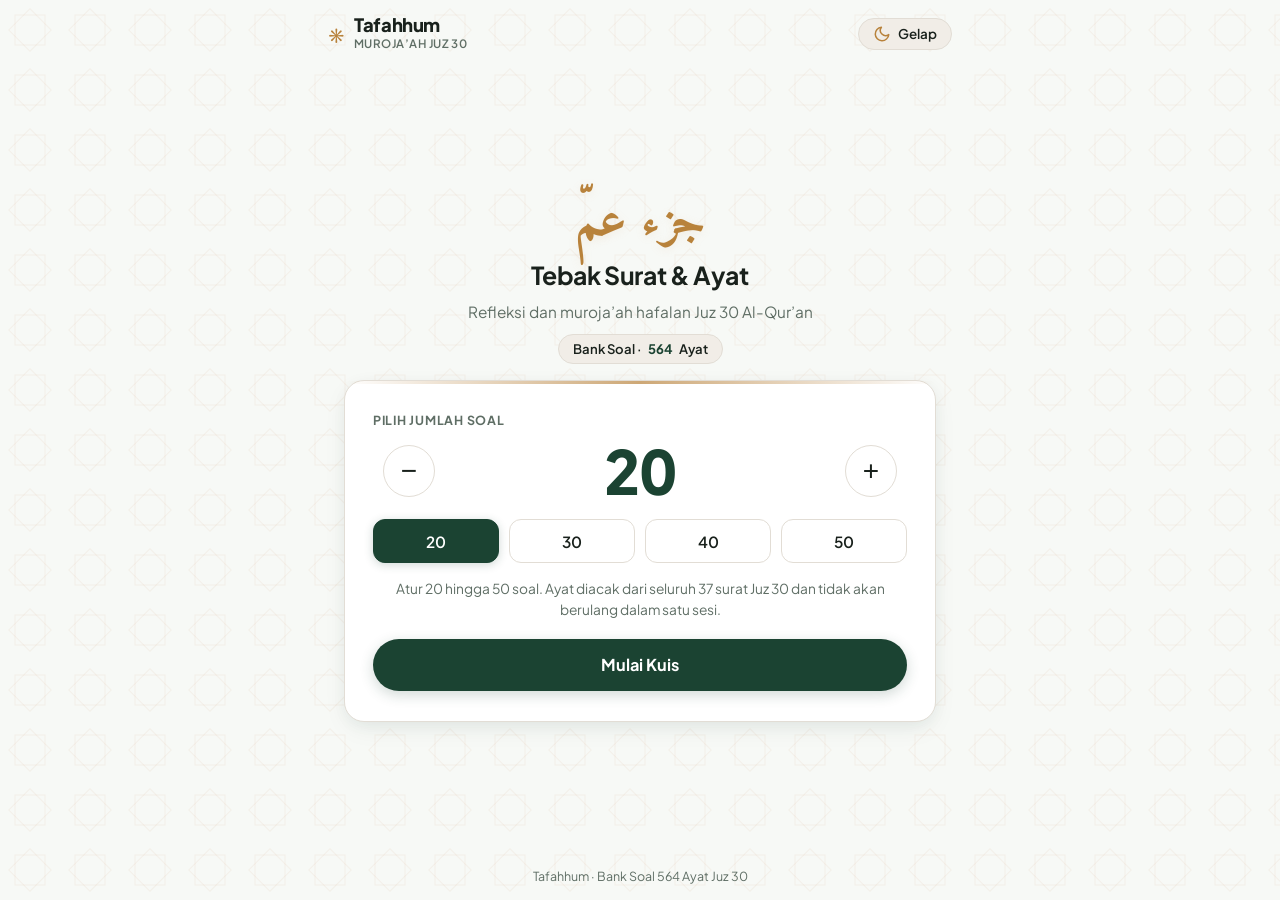
<file: index.html>
<!DOCTYPE html>
<html lang="id">
<head>
  <meta charset="utf-8">
  <meta name="viewport" content="width=device-width, initial-scale=1, viewport-fit=cover">
  <title>Tafahhum · Tebak Surat &amp; Ayat Juz 30</title>

  <!-- Favicon -->
  <link rel="icon" type="image/svg+xml" href="favicon.svg">
  <link rel="icon" type="image/png" sizes="64x64" href="favicon.png">
  <link rel="icon" href="favicon.ico">
  <link rel="apple-touch-icon" href="favicon.png">

  <!-- Google Fonts: Plus Jakarta Sans (UI) & Amiri (Al-Qur'an) -->
  <link rel="preconnect" href="https://fonts.googleapis.com">
  <link rel="preconnect" href="https://fonts.gstatic.com" crossorigin>
  <link href="https://fonts.googleapis.com/css2?family=Amiri:ital,wght@0,400;0,700;1,400&family=Plus+Jakarta+Sans:wght@400;500;600;700;800&display=swap" rel="stylesheet">

  <!-- Main Stylesheet -->
  <link rel="stylesheet" href="style.css">
</head>
<body>
  <div class="app-wrapper">

    <!-- Navbar / Header Aplikasi -->
    <header class="app-header">
      <div class="brand">
        <span class="brand-ornament" aria-hidden="true">۞</span>
        <div class="brand-info">
          <span class="brand-title">Tafahhum</span>
          <span class="brand-subtitle">Muroja’ah Juz 30</span>
        </div>
      </div>

      <!-- Tombol Switcher Mode Gelap / Terang -->
      <button type="button" id="theme-toggle" class="theme-toggle-btn" aria-label="Ganti mode tema gelap/terang">
        <span class="theme-icon icon-sun" aria-hidden="true">
          <svg width="18" height="18" viewBox="0 0 24 24" fill="none" stroke="currentColor" stroke-width="2" stroke-linecap="round" stroke-linejoin="round">
            <circle cx="12" cy="12" r="5"></circle>
            <line x1="12" y1="1" x2="12" y2="3"></line>
            <line x1="12" y1="21" x2="12" y2="23"></line>
            <line x1="4.22" y1="4.22" x2="5.64" y2="5.64"></line>
            <line x1="18.36" y1="18.36" x2="19.78" y2="19.78"></line>
            <line x1="1" y1="12" x2="3" y2="12"></line>
            <line x1="21" y1="12" x2="23" y2="12"></line>
            <line x1="4.22" y1="19.78" x2="5.64" y2="18.36"></line>
            <line x1="18.36" y1="5.64" x2="19.78" y2="4.22"></line>
          </svg>
        </span>
        <span class="theme-icon icon-moon" aria-hidden="true">
          <svg width="18" height="18" viewBox="0 0 24 24" fill="none" stroke="currentColor" stroke-width="2" stroke-linecap="round" stroke-linejoin="round">
            <path d="M21 12.79A9 9 0 1 1 11.21 3 7 7 0 0 0 21 12.79z"></path>
          </svg>
        </span>
        <span class="theme-text" id="theme-text">Mode</span>
      </button>
    </header>

    <!-- Konten Utama Aplikasi (Berimbang di tengah layar) -->
    <main class="app-main">

      <!-- Halaman Utama: Pengaturan Jumlah Soal -->
      <section id="home">
        <header class="hero">
          <div class="ar" aria-hidden="true">جزء عمّ</div>
          <h1>Tebak Surat &amp; Ayat</h1>
          <p class="mu">Refleksi dan muroja’ah hafalan Juz 30 Al-Qur’an</p>
          <div>
            <span class="badge-pill">Bank Soal · <b id="cnt">564</b> Ayat</span>
          </div>
        </header>

        <div class="card">
          <div class="lbl">Pilih Jumlah Soal</div>
          <div class="step">
            <button type="button" id="minus" aria-label="Kurangi jumlah soal">−</button>
            <div class="num" id="n" aria-live="polite">20</div>
            <button type="button" id="plus" aria-label="Tambah jumlah soal">+</button>
          </div>

          <div class="chips" id="chips"></div>

          <p class="hint">
            Atur 20 hingga 50 soal. Ayat diacak dari seluruh 37 surat Juz 30 dan tidak akan berulang dalam satu sesi.
          </p>

          <button type="button" class="btn pri" id="start">Mulai Kuis</button>
        </div>
      </section>

      <!-- Halaman Kuis / Tantangan Ayat -->
      <section id="play" hidden>
        <div class="top">
          <span id="no"></span>
          <span id="sc"></span>
        </div>

        <div class="prog" role="progressbar" aria-label="Progres Kuis">
          <i id="bar"></i>
        </div>

        <div class="card">
          <div class="orn" aria-hidden="true">۞</div>
          <div class="ayat" id="ayat" aria-live="polite"></div>

          <!-- Audio Murottal Player Per Ayat -->
          <div class="audio-container">
            <button type="button" id="btn-audio" class="audio-btn" aria-label="Putar Murottal Ayat">
              <span class="audio-icon" id="audio-icon">
                <svg width="16" height="16" viewBox="0 0 24 24" fill="none" stroke="currentColor" stroke-width="2" stroke-linecap="round" stroke-linejoin="round">
                  <polygon points="11 5 6 9 2 9 2 15 6 15 11 19 11 5"></polygon>
                  <path d="M19.07 4.93a10 10 0 0 1 0 14.14M15.54 8.46a5 5 0 0 1 0 7.07"></path>
                </svg>
              </span>
              <span class="audio-waves" id="audio-waves" hidden>
                <span></span><span></span><span></span>
              </span>
              <span id="audio-btn-text">Dengarkan Ayat</span>
            </button>
          </div>

          <div class="grid">
            <div>
              <label for="s">Nama Surat</label>
              <div class="custom-dropdown" id="surah-dropdown">
                <div class="dropdown-input-wrapper">
                  <input id="s" autocomplete="off" autocapitalize="words" placeholder="Cari / pilih surat...">
                  <button type="button" class="dropdown-toggle-btn" id="dropdown-toggle-btn" aria-label="Buka daftar surat" tabindex="-1">
                    <svg width="15" height="15" viewBox="0 0 24 24" fill="none" stroke="currentColor" stroke-width="2.5" stroke-linecap="round" stroke-linejoin="round">
                      <polyline points="6 9 12 15 18 9"></polyline>
                    </svg>
                  </button>
                </div>
                <div class="dropdown-menu" id="surah-menu" hidden></div>
              </div>
            </div>
            <div>
              <label for="a">Ayat Ke-</label>
              <input id="a" inputmode="numeric" pattern="[0-9]*" placeholder="1">
            </div>
          </div>

          <!-- Kotak Evaluasi Jawaban -->
          <div class="fb" id="fb" hidden aria-live="polite"></div>

          <!-- Tombol Aksi -->
          <button type="button" class="btn pri" id="cek">Periksa Jawaban</button>
          <button type="button" class="btn pri" id="next" hidden>Lanjut</button>

          <div class="two">
            <button type="button" class="btn link" id="skip">Lihat Jawaban</button>
            <button type="button" class="btn link" id="stop">Selesai Sekarang</button>
          </div>
        </div>
      </section>

      <!-- Halaman Hasil Skor & Evaluasi -->
      <section id="res" hidden>
        <div class="card center">
          <div class="orn" aria-hidden="true">۞</div>
          <div class="lbl" style="margin-top: 12px;">Skor Akhir</div>
          <div class="big" id="big"></div>
          <p class="mu" id="pct"></p>
          <p id="msg" style="font-weight: 600; margin: 12px 0 16px;"></p>

          <!-- Review ayat yang salah -->
          <details id="rev" hidden>
            <summary id="revt"></summary>
            <div id="rl"></div>
          </details>

          <button type="button" class="btn pri" id="again">Mulai Soal Baru</button>
          <button type="button" class="btn sec" id="back">Ubah Jumlah Soal</button>
        </div>
      </section>

    </main>

    <!-- Footer -->
    <footer class="app-footer">
      <span>Tafahhum · Bank Soal 564 Ayat Juz 30</span>
    </footer>

  </div>

  <!-- Script Data & Aplikasi -->
  <script src="data.js"></script>
  <script src="app.js"></script>
</body>
</html>
</file>
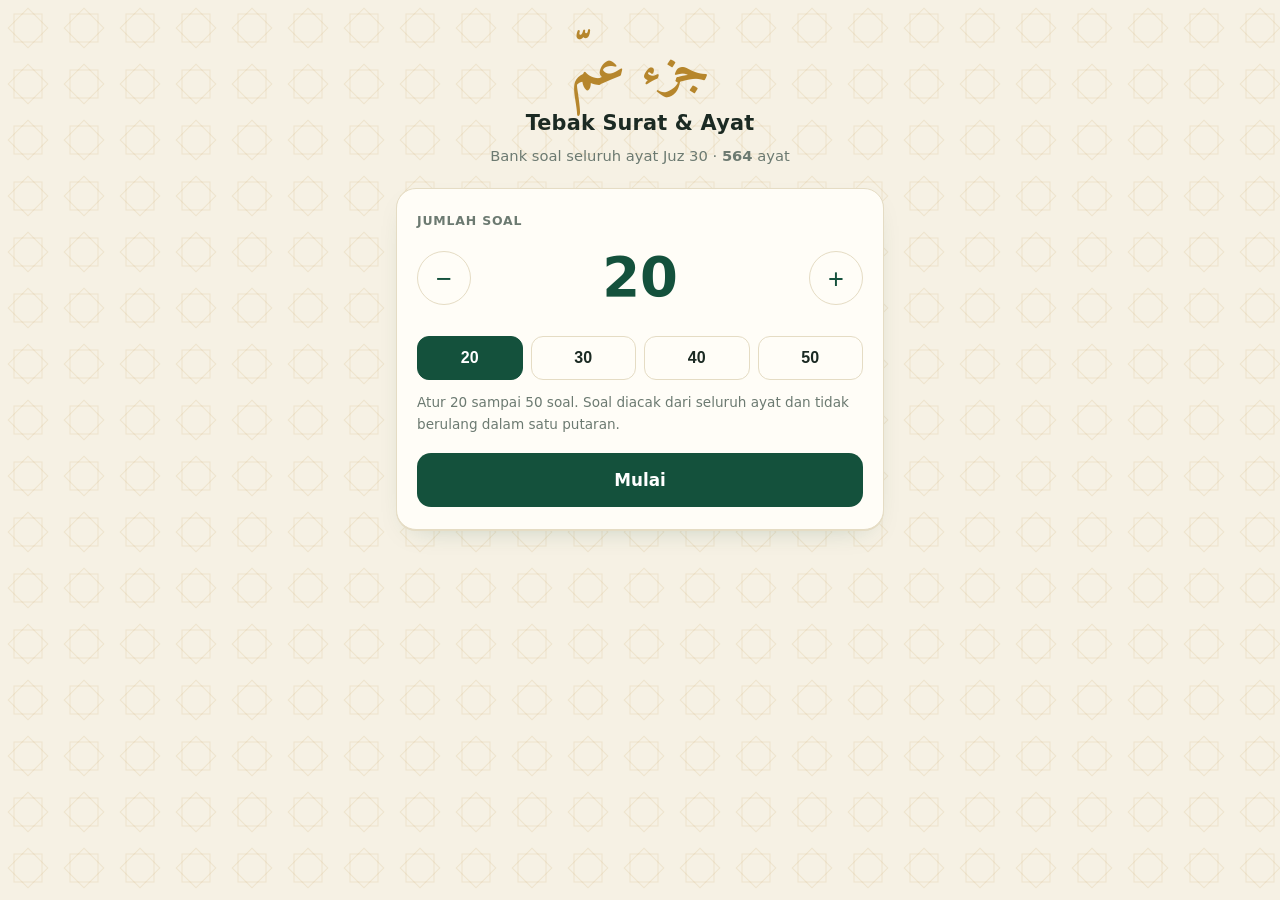
<file: tebak-surat-ayat.html>
<!DOCTYPE html>
<html lang="id">
<head>
<meta charset="utf-8">
<meta name="viewport" content="width=device-width, initial-scale=1, viewport-fit=cover">
<title>Tebak Surat &amp; Ayat · Juz 30</title>
<link href="https://fonts.googleapis.com/css2?family=Amiri:wght@400;700&display=swap" rel="stylesheet">
<style>
:root{--bg:#f6f1e4;--card:#fffdf7;--ink:#1b2a23;--mu:#6c7a71;--pri:#14513c;--prit:#fff;--prih:#0f4130;--gold:#b6862c;--bd:#e5dcc4;--soft:#efe8d3;--ok:#1b7a50;--okbg:#e3f3ea;--no:#b23a2f;--nobg:#f9e5e2;color-scheme:light;box-sizing:border-box;padding-top:env(safe-area-inset-top,0px);padding-bottom:env(safe-area-inset-bottom,0px)}
@media (prefers-color-scheme:dark){:root:not([data-theme="light"]){--bg:#0f1713;--card:#16211b;--ink:#ece6d4;--mu:#9aa79e;--pri:#46b088;--prit:#0b1410;--prih:#5cc39d;--gold:#d9ae55;--bd:#2a3a31;--soft:#1e2c24;--ok:#5cc79a;--okbg:#1b3328;--no:#f08a80;--nobg:#3a2220;color-scheme:dark}}
:root[data-theme="dark"]{--bg:#0f1713;--card:#16211b;--ink:#ece6d4;--mu:#9aa79e;--pri:#46b088;--prit:#0b1410;--prih:#5cc39d;--gold:#d9ae55;--bd:#2a3a31;--soft:#1e2c24;--ok:#5cc79a;--okbg:#1b3328;--no:#f08a80;--nobg:#3a2220;color-scheme:dark}
html{scroll-padding-top:env(safe-area-inset-top,0px)}
*{box-sizing:border-box}
[hidden]{display:none!important}
body{margin:0;background:var(--bg);color:var(--ink);font-family:system-ui,-apple-system,"Segoe UI",Roboto,sans-serif;line-height:1.55;background-image:url("data:image/svg+xml,%3Csvg xmlns='http://www.w3.org/2000/svg' width='56' height='56' viewBox='0 0 56 56'%3E%3Cg fill='none' stroke='%23b6862c' stroke-opacity='.13'%3E%3Crect x='14' y='14' width='28' height='28'/%3E%3Crect x='14' y='14' width='28' height='28' transform='rotate(45 28 28)'/%3E%3C/g%3E%3C/svg%3E")}
main{max-width:520px;margin:0 auto;padding:24px 16px 48px}
.ar{font-family:Amiri,"Scheherazade New","Traditional Arabic",serif}
.hero{text-align:center;padding:12px 0 20px}
.hero .ar{font-size:3.4rem;line-height:1.3;color:var(--gold);font-weight:700}
h1{font-size:1.3rem;margin:0;letter-spacing:.2px}
.mu{color:var(--mu);font-size:.92rem;margin:6px 0 0}
.card{background:var(--card);border:1px solid var(--bd);border-radius:20px;padding:22px 20px;box-shadow:0 1px 0 var(--bd),0 10px 30px -18px rgba(20,81,60,.35)}
.lbl,label{display:block;font-size:.78rem;font-weight:600;letter-spacing:.8px;text-transform:uppercase;color:var(--mu);margin:0 0 6px}
.step{display:flex;align-items:center;justify-content:space-between;margin:6px 0 16px}
.step button{width:54px;height:54px;border-radius:50%;border:1.5px solid var(--bd);background:var(--card);color:var(--pri);font-size:1.7rem;line-height:1;cursor:pointer}
.step button:hover{background:var(--soft)}
.num{font-size:3.4rem;font-weight:700;color:var(--pri);font-variant-numeric:tabular-nums}
.chips{display:flex;gap:8px;margin-bottom:12px}
.chip{flex:1;min-height:44px;border-radius:12px;border:1.5px solid var(--bd);background:var(--card);color:var(--ink);font-weight:600;font-size:1rem;cursor:pointer}
.chip.on{background:var(--pri);border-color:var(--pri);color:var(--prit)}
.hint{font-size:.85rem;color:var(--mu);margin:0 0 18px}
.btn{display:flex;align-items:center;justify-content:center;width:100%;min-height:54px;margin-top:10px;border-radius:14px;border:0;font:600 1.05rem system-ui,sans-serif;cursor:pointer;transition:transform .06s,background .15s}
.btn:active{transform:scale(.985)}
.btn.pri{background:var(--pri);color:var(--prit)}.btn.pri:hover{background:var(--prih)}
.btn.sec{background:transparent;color:var(--pri);border:1.5px solid var(--bd)}.btn.sec:hover{background:var(--soft)}
.btn.link{background:none;color:var(--mu);min-height:42px;margin-top:4px;font-weight:500;font-size:.95rem}
.btn.link:hover{color:var(--ink)}
.btn:focus-visible,.chip:focus-visible,.step button:focus-visible,input:focus-visible,summary:focus-visible{outline:2px solid var(--gold);outline-offset:2px}
.two{display:flex;gap:8px}.two .btn{flex:1}
.top{display:flex;justify-content:space-between;font-size:.9rem;color:var(--mu);margin-bottom:8px;font-weight:500}
.prog{height:6px;background:var(--soft);border-radius:99px;overflow:hidden;margin-bottom:16px}
.prog i{display:block;height:100%;width:0;background:var(--gold);border-radius:99px;transition:width .3s}
.orn{text-align:center;color:var(--gold);font-family:Amiri,serif;font-size:1.4rem;line-height:1}
.ayat{font-family:Amiri,"Scheherazade New","Traditional Arabic",serif;font-size:clamp(1.7rem,7vw,2.35rem);line-height:2.15;text-align:center;direction:rtl;padding:10px 0 14px;overflow-wrap:anywhere}
.grid{display:grid;grid-template-columns:1fr 104px;gap:10px;margin-top:6px}
input{width:100%;min-height:52px;padding:10px 14px;font:500 1.05rem system-ui,sans-serif;border:1.5px solid var(--bd);border-radius:12px;background:var(--bg);color:var(--ink)}
input[readonly]{opacity:.75}
.fb{margin-top:14px;padding:14px;border-radius:12px;background:var(--soft);font-size:.96rem}
.tags{display:flex;gap:8px;flex-wrap:wrap;margin-bottom:8px}
.tag{padding:4px 12px;border-radius:99px;font-weight:600;font-size:.88rem}
.tag.ok{background:var(--okbg);color:var(--ok)}.tag.no{background:var(--nobg);color:var(--no)}
.center{text-align:center}
.big{font-size:3.4rem;font-weight:700;color:var(--pri);line-height:1.2;font-variant-numeric:tabular-nums}
details{margin:18px 0 6px;text-align:left;border-top:1px solid var(--bd);padding-top:12px}
summary{cursor:pointer;font-weight:600;color:var(--pri)}
.rv{padding:12px 0;border-bottom:1px solid var(--bd)}.rv:last-child{border:0}
.rv .ar{font-size:1.45rem;direction:rtl;text-align:right;line-height:2}
.rv small{display:block;color:var(--mu)}
</style>
</head>
<body>
<main>

<section id="home">
  <header class="hero">
    <div class="ar">جزء عمّ</div>
    <h1>Tebak Surat &amp; Ayat</h1>
    <p class="mu">Bank soal seluruh ayat Juz 30 · <b id="cnt"></b> ayat</p>
  </header>
  <div class="card">
    <div class="lbl">Jumlah soal</div>
    <div class="step">
      <button id="minus" aria-label="Kurangi soal">−</button>
      <div class="num" id="n" aria-live="polite">20</div>
      <button id="plus" aria-label="Tambah soal">+</button>
    </div>
    <div class="chips" id="chips"></div>
    <p class="hint">Atur 20 sampai 50 soal. Soal diacak dari seluruh ayat dan tidak berulang dalam satu putaran.</p>
    <button class="btn pri" id="start">Mulai</button>
  </div>
</section>

<section id="play" hidden>
  <div class="top"><span id="no"></span><span id="sc"></span></div>
  <div class="prog"><i id="bar"></i></div>
  <div class="card">
    <div class="orn">۞</div>
    <div class="ayat" id="ayat"></div>
    <div class="grid">
      <div><label for="s">Nama surat</label><input id="s" list="sl" autocomplete="off" autocapitalize="words" placeholder="mis. Al-Falaq"></div>
      <div><label for="a">Ayat ke-</label><input id="a" inputmode="numeric" pattern="[0-9]*" placeholder="1"></div>
    </div>
    <datalist id="sl"></datalist>
    <div class="fb" id="fb" hidden aria-live="polite"></div>
    <button class="btn pri" id="cek">Periksa</button>
    <button class="btn pri" id="next" hidden>Lanjut</button>
    <div class="two"><button class="btn link" id="skip">Lihat jawaban</button><button class="btn link" id="stop">Akhiri</button></div>
  </div>
</section>

<section id="res" hidden>
  <div class="card center">
    <div class="orn">۞</div>
    <div class="lbl" style="margin-top:10px">Skor akhir</div>
    <div class="big" id="big"></div>
    <p class="mu" id="pct"></p>
    <p id="msg"></p>
    <details id="rev"><summary id="revt"></summary><div id="rl"></div></details>
    <button class="btn pri" id="again">Soal baru</button>
    <button class="btn sec" id="back">Ubah jumlah soal</button>
  </div>
</section>

</main>
<script>
(function(){
var DATA=[[78,["عَمَّ يَتَسَآءَلُونَ","عَنِ ٱلنَّبَإِ ٱلۡعَظِيمِ","ٱلَّذِي هُمۡ فِيهِ مُخۡتَلِفُونَ","كَلَّا سَيَعۡلَمُونَ","ثُمَّ كَلَّا سَيَعۡلَمُونَ","أَلَمۡ نَجۡعَلِ ٱلۡأَرۡضَ مِهَٰدٗا","وَٱلۡجِبَالَ أَوۡتَادٗا","وَخَلَقۡنَٰكُمۡ أَزۡوَٰجٗا","وَجَعَلۡنَا نَوۡمَكُمۡ سُبَاتٗا","وَجَعَلۡنَا ٱلَّيۡلَ لِبَاسٗا","وَجَعَلۡنَا ٱلنَّهَارَ مَعَاشٗا","وَبَنَيۡنَا فَوۡقَكُمۡ سَبۡعٗا شِدَادٗا","وَجَعَلۡنَا سِرَاجٗا وَهَّاجٗا","وَأَنزَلۡنَا مِنَ ٱلۡمُعۡصِرَٰتِ مَآءٗ ثَجَّاجٗا","لِّنُخۡرِجَ بِهِۦ حَبّٗا وَنَبَاتٗا","وَجَنَّـٰتٍ أَلۡفَافًا","إِنَّ يَوۡمَ ٱلۡفَصۡلِ كَانَ مِيقَٰتٗا","يَوۡمَ يُنفَخُ فِي ٱلصُّورِ فَتَأۡتُونَ أَفۡوَاجٗا","وَفُتِحَتِ ٱلسَّمَآءُ فَكَانَتۡ أَبۡوَٰبٗا","وَسُيِّرَتِ ٱلۡجِبَالُ فَكَانَتۡ سَرَابًا","إِنَّ جَهَنَّمَ كَانَتۡ مِرۡصَادٗا","لِّلطَّـٰغِينَ مَـَٔابٗا","لَّـٰبِثِينَ فِيهَآ أَحۡقَابٗا","لَّا يَذُوقُونَ فِيهَا بَرۡدٗا وَلَا شَرَابًا","إِلَّا حَمِيمٗا وَغَسَّاقٗا","جَزَآءٗ وِفَاقًا","إِنَّهُمۡ كَانُواْ لَا يَرۡجُونَ حِسَابٗا","وَكَذَّبُواْ بِـَٔايَٰتِنَا كِذَّابٗا","وَكُلَّ شَيۡءٍ أَحۡصَيۡنَٰهُ كِتَٰبٗا","فَذُوقُواْ فَلَن نَّزِيدَكُمۡ إِلَّا عَذَابًا","إِنَّ لِلۡمُتَّقِينَ مَفَازًا","حَدَآئِقَ وَأَعۡنَٰبٗا","وَكَوَاعِبَ أَتۡرَابٗا","وَكَأۡسٗا دِهَاقٗا","لَّا يَسۡمَعُونَ فِيهَا لَغۡوٗا وَلَا كِذَّـٰبٗا","جَزَآءٗ مِّن رَّبِّكَ عَطَآءً حِسَابٗا","رَّبِّ ٱلسَّمَٰوَٰتِ وَٱلۡأَرۡضِ وَمَا بَيۡنَهُمَا ٱلرَّحۡمَٰنِۖ لَا يَمۡلِكُونَ مِنۡهُ خِطَابٗا","يَوۡمَ يَقُومُ ٱلرُّوحُ وَٱلۡمَلَـٰٓئِكَةُ صَفّٗاۖ لَّا يَتَكَلَّمُونَ إِلَّا مَنۡ أَذِنَ لَهُ ٱلرَّحۡمَٰنُ وَقَالَ صَوَابٗا","ذَٰلِكَ ٱلۡيَوۡمُ ٱلۡحَقُّۖ فَمَن شَآءَ ٱتَّخَذَ إِلَىٰ رَبِّهِۦ مَـَٔابًا","إِنَّآ أَنذَرۡنَٰكُمۡ عَذَابٗا قَرِيبٗا يَوۡمَ يَنظُرُ ٱلۡمَرۡءُ مَا قَدَّمَتۡ يَدَاهُ وَيَقُولُ ٱلۡكَافِرُ يَٰلَيۡتَنِي كُنتُ تُرَٰبَۢا"]],[79,["وَٱلنَّـٰزِعَٰتِ غَرۡقٗا","وَٱلنَّـٰشِطَٰتِ نَشۡطٗا","وَٱلسَّـٰبِحَٰتِ سَبۡحٗا","فَٱلسَّـٰبِقَٰتِ سَبۡقٗا","فَٱلۡمُدَبِّرَٰتِ أَمۡرٗا","يَوۡمَ تَرۡجُفُ ٱلرَّاجِفَةُ","تَتۡبَعُهَا ٱلرَّادِفَةُ","قُلُوبٞ يَوۡمَئِذٖ وَاجِفَةٌ","أَبۡصَٰرُهَا خَٰشِعَةٞ","يَقُولُونَ أَءِنَّا لَمَرۡدُودُونَ فِي ٱلۡحَافِرَةِ","أَءِذَا كُنَّا عِظَٰمٗا نَّخِرَةٗ","قَالُواْ تِلۡكَ إِذٗا كَرَّةٌ خَاسِرَةٞ","فَإِنَّمَا هِيَ زَجۡرَةٞ وَٰحِدَةٞ","فَإِذَا هُم بِٱلسَّاهِرَةِ","هَلۡ أَتَىٰكَ حَدِيثُ مُوسَىٰٓ","إِذۡ نَادَىٰهُ رَبُّهُۥ بِٱلۡوَادِ ٱلۡمُقَدَّسِ طُوًى","ٱذۡهَبۡ إِلَىٰ فِرۡعَوۡنَ إِنَّهُۥ طَغَىٰ","فَقُلۡ هَل لَّكَ إِلَىٰٓ أَن تَزَكَّىٰ","وَأَهۡدِيَكَ إِلَىٰ رَبِّكَ فَتَخۡشَىٰ","فَأَرَىٰهُ ٱلۡأٓيَةَ ٱلۡكُبۡرَىٰ","فَكَذَّبَ وَعَصَىٰ","ثُمَّ أَدۡبَرَ يَسۡعَىٰ","فَحَشَرَ فَنَادَىٰ","فَقَالَ أَنَا۠ رَبُّكُمُ ٱلۡأَعۡلَىٰ","فَأَخَذَهُ ٱللَّهُ نَكَالَ ٱلۡأٓخِرَةِ وَٱلۡأُولَىٰٓ","إِنَّ فِي ذَٰلِكَ لَعِبۡرَةٗ لِّمَن يَخۡشَىٰٓ","ءَأَنتُمۡ أَشَدُّ خَلۡقًا أَمِ ٱلسَّمَآءُۚ بَنَىٰهَا","رَفَعَ سَمۡكَهَا فَسَوَّىٰهَا","وَأَغۡطَشَ لَيۡلَهَا وَأَخۡرَجَ ضُحَىٰهَا","وَٱلۡأَرۡضَ بَعۡدَ ذَٰلِكَ دَحَىٰهَآ","أَخۡرَجَ مِنۡهَا مَآءَهَا وَمَرۡعَىٰهَا","وَٱلۡجِبَالَ أَرۡسَىٰهَا","مَتَٰعٗا لَّكُمۡ وَلِأَنۡعَٰمِكُمۡ","فَإِذَا جَآءَتِ ٱلطَّآمَّةُ ٱلۡكُبۡرَىٰ","يَوۡمَ يَتَذَكَّرُ ٱلۡإِنسَٰنُ مَا سَعَىٰ","وَبُرِّزَتِ ٱلۡجَحِيمُ لِمَن يَرَىٰ","فَأَمَّا مَن طَغَىٰ","وَءَاثَرَ ٱلۡحَيَوٰةَ ٱلدُّنۡيَا","فَإِنَّ ٱلۡجَحِيمَ هِيَ ٱلۡمَأۡوَىٰ","وَأَمَّا مَنۡ خَافَ مَقَامَ رَبِّهِۦ وَنَهَى ٱلنَّفۡسَ عَنِ ٱلۡهَوَىٰ","فَإِنَّ ٱلۡجَنَّةَ هِيَ ٱلۡمَأۡوَىٰ","يَسۡـَٔلُونَكَ عَنِ ٱلسَّاعَةِ أَيَّانَ مُرۡسَىٰهَا","فِيمَ أَنتَ مِن ذِكۡرَىٰهَآ","إِلَىٰ رَبِّكَ مُنتَهَىٰهَآ","إِنَّمَآ أَنتَ مُنذِرُ مَن يَخۡشَىٰهَا","كَأَنَّهُمۡ يَوۡمَ يَرَوۡنَهَا لَمۡ يَلۡبَثُوٓاْ إِلَّا عَشِيَّةً أَوۡ ضُحَىٰهَا"]],[80,["عَبَسَ وَتَوَلَّىٰٓ","أَن جَآءَهُ ٱلۡأَعۡمَىٰ","وَمَا يُدۡرِيكَ لَعَلَّهُۥ يَزَّكَّىٰٓ","أَوۡ يَذَّكَّرُ فَتَنفَعَهُ ٱلذِّكۡرَىٰٓ","أَمَّا مَنِ ٱسۡتَغۡنَىٰ","فَأَنتَ لَهُۥ تَصَدَّىٰ","وَمَا عَلَيۡكَ أَلَّا يَزَّكَّىٰ","وَأَمَّا مَن جَآءَكَ يَسۡعَىٰ","وَهُوَ يَخۡشَىٰ","فَأَنتَ عَنۡهُ تَلَهَّىٰ","كَلَّآ إِنَّهَا تَذۡكِرَةٞ","فَمَن شَآءَ ذَكَرَهُۥ","فِي صُحُفٖ مُّكَرَّمَةٖ","مَّرۡفُوعَةٖ مُّطَهَّرَةِۭ","بِأَيۡدِي سَفَرَةٖ","كِرَامِۭ بَرَرَةٖ","قُتِلَ ٱلۡإِنسَٰنُ مَآ أَكۡفَرَهُۥ","مِنۡ أَيِّ شَيۡءٍ خَلَقَهُۥ","مِن نُّطۡفَةٍ خَلَقَهُۥ فَقَدَّرَهُۥ","ثُمَّ ٱلسَّبِيلَ يَسَّرَهُۥ","ثُمَّ أَمَاتَهُۥ فَأَقۡبَرَهُۥ","ثُمَّ إِذَا شَآءَ أَنشَرَهُۥ","كَلَّا لَمَّا يَقۡضِ مَآ أَمَرَهُۥ","فَلۡيَنظُرِ ٱلۡإِنسَٰنُ إِلَىٰ طَعَامِهِۦٓ","أَنَّا صَبَبۡنَا ٱلۡمَآءَ صَبّٗا","ثُمَّ شَقَقۡنَا ٱلۡأَرۡضَ شَقّٗا","فَأَنۢبَتۡنَا فِيهَا حَبّٗا","وَعِنَبٗا وَقَضۡبٗا","وَزَيۡتُونٗا وَنَخۡلٗا","وَحَدَآئِقَ غُلۡبٗا","وَفَٰكِهَةٗ وَأَبّٗا","مَّتَٰعٗا لَّكُمۡ وَلِأَنۡعَٰمِكُمۡ","فَإِذَا جَآءَتِ ٱلصَّآخَّةُ","يَوۡمَ يَفِرُّ ٱلۡمَرۡءُ مِنۡ أَخِيهِ","وَأُمِّهِۦ وَأَبِيهِ","وَصَٰحِبَتِهِۦ وَبَنِيهِ","لِكُلِّ ٱمۡرِيٕٖ مِّنۡهُمۡ يَوۡمَئِذٖ شَأۡنٞ يُغۡنِيهِ","وُجُوهٞ يَوۡمَئِذٖ مُّسۡفِرَةٞ","ضَاحِكَةٞ مُّسۡتَبۡشِرَةٞ","وَوُجُوهٞ يَوۡمَئِذٍ عَلَيۡهَا غَبَرَةٞ","تَرۡهَقُهَا قَتَرَةٌ","أُوْلَـٰٓئِكَ هُمُ ٱلۡكَفَرَةُ ٱلۡفَجَرَةُ"]],[81,["إِذَا ٱلشَّمۡسُ كُوِّرَتۡ","وَإِذَا ٱلنُّجُومُ ٱنكَدَرَتۡ","وَإِذَا ٱلۡجِبَالُ سُيِّرَتۡ","وَإِذَا ٱلۡعِشَارُ عُطِّلَتۡ","وَإِذَا ٱلۡوُحُوشُ حُشِرَتۡ","وَإِذَا ٱلۡبِحَارُ سُجِّرَتۡ","وَإِذَا ٱلنُّفُوسُ زُوِّجَتۡ","وَإِذَا ٱلۡمَوۡءُۥدَةُ سُئِلَتۡ","بِأَيِّ ذَنۢبٖ قُتِلَتۡ","وَإِذَا ٱلصُّحُفُ نُشِرَتۡ","وَإِذَا ٱلسَّمَآءُ كُشِطَتۡ","وَإِذَا ٱلۡجَحِيمُ سُعِّرَتۡ","وَإِذَا ٱلۡجَنَّةُ أُزۡلِفَتۡ","عَلِمَتۡ نَفۡسٞ مَّآ أَحۡضَرَتۡ","فَلَآ أُقۡسِمُ بِٱلۡخُنَّسِ","ٱلۡجَوَارِ ٱلۡكُنَّسِ","وَٱلَّيۡلِ إِذَا عَسۡعَسَ","وَٱلصُّبۡحِ إِذَا تَنَفَّسَ","إِنَّهُۥ لَقَوۡلُ رَسُولٖ كَرِيمٖ","ذِي قُوَّةٍ عِندَ ذِي ٱلۡعَرۡشِ مَكِينٖ","مُّطَاعٖ ثَمَّ أَمِينٖ","وَمَا صَاحِبُكُم بِمَجۡنُونٖ","وَلَقَدۡ رَءَاهُ بِٱلۡأُفُقِ ٱلۡمُبِينِ","وَمَا هُوَ عَلَى ٱلۡغَيۡبِ بِضَنِينٖ","وَمَا هُوَ بِقَوۡلِ شَيۡطَٰنٖ رَّجِيمٖ","فَأَيۡنَ تَذۡهَبُونَ","إِنۡ هُوَ إِلَّا ذِكۡرٞ لِّلۡعَٰلَمِينَ","لِمَن شَآءَ مِنكُمۡ أَن يَسۡتَقِيمَ","وَمَا تَشَآءُونَ إِلَّآ أَن يَشَآءَ ٱللَّهُ رَبُّ ٱلۡعَٰلَمِينَ"]],[82,["إِذَا ٱلسَّمَآءُ ٱنفَطَرَتۡ","وَإِذَا ٱلۡكَوَاكِبُ ٱنتَثَرَتۡ","وَإِذَا ٱلۡبِحَارُ فُجِّرَتۡ","وَإِذَا ٱلۡقُبُورُ بُعۡثِرَتۡ","عَلِمَتۡ نَفۡسٞ مَّا قَدَّمَتۡ وَأَخَّرَتۡ","يَـٰٓأَيُّهَا ٱلۡإِنسَٰنُ مَا غَرَّكَ بِرَبِّكَ ٱلۡكَرِيمِ","ٱلَّذِي خَلَقَكَ فَسَوَّىٰكَ فَعَدَلَكَ","فِيٓ أَيِّ صُورَةٖ مَّا شَآءَ رَكَّبَكَ","كَلَّا بَلۡ تُكَذِّبُونَ بِٱلدِّينِ","وَإِنَّ عَلَيۡكُمۡ لَحَٰفِظِينَ","كِرَامٗا كَٰتِبِينَ","يَعۡلَمُونَ مَا تَفۡعَلُونَ","إِنَّ ٱلۡأَبۡرَارَ لَفِي نَعِيمٖ","وَإِنَّ ٱلۡفُجَّارَ لَفِي جَحِيمٖ","يَصۡلَوۡنَهَا يَوۡمَ ٱلدِّينِ","وَمَا هُمۡ عَنۡهَا بِغَآئِبِينَ","وَمَآ أَدۡرَىٰكَ مَا يَوۡمُ ٱلدِّينِ","ثُمَّ مَآ أَدۡرَىٰكَ مَا يَوۡمُ ٱلدِّينِ","يَوۡمَ لَا تَمۡلِكُ نَفۡسٞ لِّنَفۡسٖ شَيۡـٔٗاۖ وَٱلۡأَمۡرُ يَوۡمَئِذٖ لِّلَّهِ"]],[83,["وَيۡلٞ لِّلۡمُطَفِّفِينَ","ٱلَّذِينَ إِذَا ٱكۡتَالُواْ عَلَى ٱلنَّاسِ يَسۡتَوۡفُونَ","وَإِذَا كَالُوهُمۡ أَو وَّزَنُوهُمۡ يُخۡسِرُونَ","أَلَا يَظُنُّ أُوْلَـٰٓئِكَ أَنَّهُم مَّبۡعُوثُونَ","لِيَوۡمٍ عَظِيمٖ","يَوۡمَ يَقُومُ ٱلنَّاسُ لِرَبِّ ٱلۡعَٰلَمِينَ","كَلَّآ إِنَّ كِتَٰبَ ٱلۡفُجَّارِ لَفِي سِجِّينٖ","وَمَآ أَدۡرَىٰكَ مَا سِجِّينٞ","كِتَٰبٞ مَّرۡقُومٞ","وَيۡلٞ يَوۡمَئِذٖ لِّلۡمُكَذِّبِينَ","ٱلَّذِينَ يُكَذِّبُونَ بِيَوۡمِ ٱلدِّينِ","وَمَا يُكَذِّبُ بِهِۦٓ إِلَّا كُلُّ مُعۡتَدٍ أَثِيمٍ","إِذَا تُتۡلَىٰ عَلَيۡهِ ءَايَٰتُنَا قَالَ أَسَٰطِيرُ ٱلۡأَوَّلِينَ","كَلَّاۖ بَلۡۜ رَانَ عَلَىٰ قُلُوبِهِم مَّا كَانُواْ يَكۡسِبُونَ","كَلَّآ إِنَّهُمۡ عَن رَّبِّهِمۡ يَوۡمَئِذٖ لَّمَحۡجُوبُونَ","ثُمَّ إِنَّهُمۡ لَصَالُواْ ٱلۡجَحِيمِ","ثُمَّ يُقَالُ هَٰذَا ٱلَّذِي كُنتُم بِهِۦ تُكَذِّبُونَ","كَلَّآ إِنَّ كِتَٰبَ ٱلۡأَبۡرَارِ لَفِي عِلِّيِّينَ","وَمَآ أَدۡرَىٰكَ مَا عِلِّيُّونَ","كِتَٰبٞ مَّرۡقُومٞ","يَشۡهَدُهُ ٱلۡمُقَرَّبُونَ","إِنَّ ٱلۡأَبۡرَارَ لَفِي نَعِيمٍ","عَلَى ٱلۡأَرَآئِكِ يَنظُرُونَ","تَعۡرِفُ فِي وُجُوهِهِمۡ نَضۡرَةَ ٱلنَّعِيمِ","يُسۡقَوۡنَ مِن رَّحِيقٖ مَّخۡتُومٍ","خِتَٰمُهُۥ مِسۡكٞۚ وَفِي ذَٰلِكَ فَلۡيَتَنَافَسِ ٱلۡمُتَنَٰفِسُونَ","وَمِزَاجُهُۥ مِن تَسۡنِيمٍ","عَيۡنٗا يَشۡرَبُ بِهَا ٱلۡمُقَرَّبُونَ","إِنَّ ٱلَّذِينَ أَجۡرَمُواْ كَانُواْ مِنَ ٱلَّذِينَ ءَامَنُواْ يَضۡحَكُونَ","وَإِذَا مَرُّواْ بِهِمۡ يَتَغَامَزُونَ","وَإِذَا ٱنقَلَبُوٓاْ إِلَىٰٓ أَهۡلِهِمُ ٱنقَلَبُواْ فَكِهِينَ","وَإِذَا رَأَوۡهُمۡ قَالُوٓاْ إِنَّ هَـٰٓؤُلَآءِ لَضَآلُّونَ","وَمَآ أُرۡسِلُواْ عَلَيۡهِمۡ حَٰفِظِينَ","فَٱلۡيَوۡمَ ٱلَّذِينَ ءَامَنُواْ مِنَ ٱلۡكُفَّارِ يَضۡحَكُونَ","عَلَى ٱلۡأَرَآئِكِ يَنظُرُونَ","هَلۡ ثُوِّبَ ٱلۡكُفَّارُ مَا كَانُواْ يَفۡعَلُونَ"]],[84,["إِذَا ٱلسَّمَآءُ ٱنشَقَّتۡ","وَأَذِنَتۡ لِرَبِّهَا وَحُقَّتۡ","وَإِذَا ٱلۡأَرۡضُ مُدَّتۡ","وَأَلۡقَتۡ مَا فِيهَا وَتَخَلَّتۡ","وَأَذِنَتۡ لِرَبِّهَا وَحُقَّتۡ","يَـٰٓأَيُّهَا ٱلۡإِنسَٰنُ إِنَّكَ كَادِحٌ إِلَىٰ رَبِّكَ كَدۡحٗا فَمُلَٰقِيهِ","فَأَمَّا مَنۡ أُوتِيَ كِتَٰبَهُۥ بِيَمِينِهِۦ","فَسَوۡفَ يُحَاسَبُ حِسَابٗا يَسِيرٗا","وَيَنقَلِبُ إِلَىٰٓ أَهۡلِهِۦ مَسۡرُورٗا","وَأَمَّا مَنۡ أُوتِيَ كِتَٰبَهُۥ وَرَآءَ ظَهۡرِهِۦ","فَسَوۡفَ يَدۡعُواْ ثُبُورٗا","وَيَصۡلَىٰ سَعِيرًا","إِنَّهُۥ كَانَ فِيٓ أَهۡلِهِۦ مَسۡرُورًا","إِنَّهُۥ ظَنَّ أَن لَّن يَحُورَ","بَلَىٰٓۚ إِنَّ رَبَّهُۥ كَانَ بِهِۦ بَصِيرٗا","فَلَآ أُقۡسِمُ بِٱلشَّفَقِ","وَٱلَّيۡلِ وَمَا وَسَقَ","وَٱلۡقَمَرِ إِذَا ٱتَّسَقَ","لَتَرۡكَبُنَّ طَبَقًا عَن طَبَقٖ","فَمَا لَهُمۡ لَا يُؤۡمِنُونَ","وَإِذَا قُرِئَ عَلَيۡهِمُ ٱلۡقُرۡءَانُ لَا يَسۡجُدُونَۤ۩","بَلِ ٱلَّذِينَ كَفَرُواْ يُكَذِّبُونَ","وَٱللَّهُ أَعۡلَمُ بِمَا يُوعُونَ","فَبَشِّرۡهُم بِعَذَابٍ أَلِيمٍ","إِلَّا ٱلَّذِينَ ءَامَنُواْ وَعَمِلُواْ ٱلصَّـٰلِحَٰتِ لَهُمۡ أَجۡرٌ غَيۡرُ مَمۡنُونِۭ"]],[85,["وَٱلسَّمَآءِ ذَاتِ ٱلۡبُرُوجِ","وَٱلۡيَوۡمِ ٱلۡمَوۡعُودِ","وَشَاهِدٖ وَمَشۡهُودٖ","قُتِلَ أَصۡحَٰبُ ٱلۡأُخۡدُودِ","ٱلنَّارِ ذَاتِ ٱلۡوَقُودِ","إِذۡ هُمۡ عَلَيۡهَا قُعُودٞ","وَهُمۡ عَلَىٰ مَا يَفۡعَلُونَ بِٱلۡمُؤۡمِنِينَ شُهُودٞ","وَمَا نَقَمُواْ مِنۡهُمۡ إِلَّآ أَن يُؤۡمِنُواْ بِٱللَّهِ ٱلۡعَزِيزِ ٱلۡحَمِيدِ","ٱلَّذِي لَهُۥ مُلۡكُ ٱلسَّمَٰوَٰتِ وَٱلۡأَرۡضِۚ وَٱللَّهُ عَلَىٰ كُلِّ شَيۡءٖ شَهِيدٌ","إِنَّ ٱلَّذِينَ فَتَنُواْ ٱلۡمُؤۡمِنِينَ وَٱلۡمُؤۡمِنَٰتِ ثُمَّ لَمۡ يَتُوبُواْ فَلَهُمۡ عَذَابُ جَهَنَّمَ وَلَهُمۡ عَذَابُ ٱلۡحَرِيقِ","إِنَّ ٱلَّذِينَ ءَامَنُواْ وَعَمِلُواْ ٱلصَّـٰلِحَٰتِ لَهُمۡ جَنَّـٰتٞ تَجۡرِي مِن تَحۡتِهَا ٱلۡأَنۡهَٰرُۚ ذَٰلِكَ ٱلۡفَوۡزُ ٱلۡكَبِيرُ","إِنَّ بَطۡشَ رَبِّكَ لَشَدِيدٌ","إِنَّهُۥ هُوَ يُبۡدِئُ وَيُعِيدُ","وَهُوَ ٱلۡغَفُورُ ٱلۡوَدُودُ","ذُو ٱلۡعَرۡشِ ٱلۡمَجِيدُ","فَعَّالٞ لِّمَا يُرِيدُ","هَلۡ أَتَىٰكَ حَدِيثُ ٱلۡجُنُودِ","فِرۡعَوۡنَ وَثَمُودَ","بَلِ ٱلَّذِينَ كَفَرُواْ فِي تَكۡذِيبٖ","وَٱللَّهُ مِن وَرَآئِهِم مُّحِيطُۢ","بَلۡ هُوَ قُرۡءَانٞ مَّجِيدٞ","فِي لَوۡحٖ مَّحۡفُوظِۭ"]],[86,["وَٱلسَّمَآءِ وَٱلطَّارِقِ","وَمَآ أَدۡرَىٰكَ مَا ٱلطَّارِقُ","ٱلنَّجۡمُ ٱلثَّاقِبُ","إِن كُلُّ نَفۡسٖ لَّمَّا عَلَيۡهَا حَافِظٞ","فَلۡيَنظُرِ ٱلۡإِنسَٰنُ مِمَّ خُلِقَ","خُلِقَ مِن مَّآءٖ دَافِقٖ","يَخۡرُجُ مِنۢ بَيۡنِ ٱلصُّلۡبِ وَٱلتَّرَآئِبِ","إِنَّهُۥ عَلَىٰ رَجۡعِهِۦ لَقَادِرٞ","يَوۡمَ تُبۡلَى ٱلسَّرَآئِرُ","فَمَا لَهُۥ مِن قُوَّةٖ وَلَا نَاصِرٖ","وَٱلسَّمَآءِ ذَاتِ ٱلرَّجۡعِ","وَٱلۡأَرۡضِ ذَاتِ ٱلصَّدۡعِ","إِنَّهُۥ لَقَوۡلٞ فَصۡلٞ","وَمَا هُوَ بِٱلۡهَزۡلِ","إِنَّهُمۡ يَكِيدُونَ كَيۡدٗا","وَأَكِيدُ كَيۡدٗا","فَمَهِّلِ ٱلۡكَٰفِرِينَ أَمۡهِلۡهُمۡ رُوَيۡدَۢا"]],[87,["سَبِّحِ ٱسۡمَ رَبِّكَ ٱلۡأَعۡلَى","ٱلَّذِي خَلَقَ فَسَوَّىٰ","وَٱلَّذِي قَدَّرَ فَهَدَىٰ","وَٱلَّذِيٓ أَخۡرَجَ ٱلۡمَرۡعَىٰ","فَجَعَلَهُۥ غُثَآءً أَحۡوَىٰ","سَنُقۡرِئُكَ فَلَا تَنسَىٰٓ","إِلَّا مَا شَآءَ ٱللَّهُۚ إِنَّهُۥ يَعۡلَمُ ٱلۡجَهۡرَ وَمَا يَخۡفَىٰ","وَنُيَسِّرُكَ لِلۡيُسۡرَىٰ","فَذَكِّرۡ إِن نَّفَعَتِ ٱلذِّكۡرَىٰ","سَيَذَّكَّرُ مَن يَخۡشَىٰ","وَيَتَجَنَّبُهَا ٱلۡأَشۡقَى","ٱلَّذِي يَصۡلَى ٱلنَّارَ ٱلۡكُبۡرَىٰ","ثُمَّ لَا يَمُوتُ فِيهَا وَلَا يَحۡيَىٰ","قَدۡ أَفۡلَحَ مَن تَزَكَّىٰ","وَذَكَرَ ٱسۡمَ رَبِّهِۦ فَصَلَّىٰ","بَلۡ تُؤۡثِرُونَ ٱلۡحَيَوٰةَ ٱلدُّنۡيَا","وَٱلۡأٓخِرَةُ خَيۡرٞ وَأَبۡقَىٰٓ","إِنَّ هَٰذَا لَفِي ٱلصُّحُفِ ٱلۡأُولَىٰ","صُحُفِ إِبۡرَٰهِيمَ وَمُوسَىٰ"]],[88,["هَلۡ أَتَىٰكَ حَدِيثُ ٱلۡغَٰشِيَةِ","وُجُوهٞ يَوۡمَئِذٍ خَٰشِعَةٌ","عَامِلَةٞ نَّاصِبَةٞ","تَصۡلَىٰ نَارًا حَامِيَةٗ","تُسۡقَىٰ مِنۡ عَيۡنٍ ءَانِيَةٖ","لَّيۡسَ لَهُمۡ طَعَامٌ إِلَّا مِن ضَرِيعٖ","لَّا يُسۡمِنُ وَلَا يُغۡنِي مِن جُوعٖ","وُجُوهٞ يَوۡمَئِذٖ نَّاعِمَةٞ","لِّسَعۡيِهَا رَاضِيَةٞ","فِي جَنَّةٍ عَالِيَةٖ","لَّا تَسۡمَعُ فِيهَا لَٰغِيَةٗ","فِيهَا عَيۡنٞ جَارِيَةٞ","فِيهَا سُرُرٞ مَّرۡفُوعَةٞ","وَأَكۡوَابٞ مَّوۡضُوعَةٞ","وَنَمَارِقُ مَصۡفُوفَةٞ","وَزَرَابِيُّ مَبۡثُوثَةٌ","أَفَلَا يَنظُرُونَ إِلَى ٱلۡإِبِلِ كَيۡفَ خُلِقَتۡ","وَإِلَى ٱلسَّمَآءِ كَيۡفَ رُفِعَتۡ","وَإِلَى ٱلۡجِبَالِ كَيۡفَ نُصِبَتۡ","وَإِلَى ٱلۡأَرۡضِ كَيۡفَ سُطِحَتۡ","فَذَكِّرۡ إِنَّمَآ أَنتَ مُذَكِّرٞ","لَّسۡتَ عَلَيۡهِم بِمُصَيۡطِرٍ","إِلَّا مَن تَوَلَّىٰ وَكَفَرَ","فَيُعَذِّبُهُ ٱللَّهُ ٱلۡعَذَابَ ٱلۡأَكۡبَرَ","إِنَّ إِلَيۡنَآ إِيَابَهُمۡ","ثُمَّ إِنَّ عَلَيۡنَا حِسَابَهُم"]],[89,["وَٱلۡفَجۡرِ","وَلَيَالٍ عَشۡرٖ","وَٱلشَّفۡعِ وَٱلۡوَتۡرِ","وَٱلَّيۡلِ إِذَا يَسۡرِ","هَلۡ فِي ذَٰلِكَ قَسَمٞ لِّذِي حِجۡرٍ","أَلَمۡ تَرَ كَيۡفَ فَعَلَ رَبُّكَ بِعَادٍ","إِرَمَ ذَاتِ ٱلۡعِمَادِ","ٱلَّتِي لَمۡ يُخۡلَقۡ مِثۡلُهَا فِي ٱلۡبِلَٰدِ","وَثَمُودَ ٱلَّذِينَ جَابُواْ ٱلصَّخۡرَ بِٱلۡوَادِ","وَفِرۡعَوۡنَ ذِي ٱلۡأَوۡتَادِ","ٱلَّذِينَ طَغَوۡاْ فِي ٱلۡبِلَٰدِ","فَأَكۡثَرُواْ فِيهَا ٱلۡفَسَادَ","فَصَبَّ عَلَيۡهِمۡ رَبُّكَ سَوۡطَ عَذَابٍ","إِنَّ رَبَّكَ لَبِٱلۡمِرۡصَادِ","فَأَمَّا ٱلۡإِنسَٰنُ إِذَا مَا ٱبۡتَلَىٰهُ رَبُّهُۥ فَأَكۡرَمَهُۥ وَنَعَّمَهُۥ فَيَقُولُ رَبِّيٓ أَكۡرَمَنِ","وَأَمَّآ إِذَا مَا ٱبۡتَلَىٰهُ فَقَدَرَ عَلَيۡهِ رِزۡقَهُۥ فَيَقُولُ رَبِّيٓ أَهَٰنَنِ","كَلَّاۖ بَل لَّا تُكۡرِمُونَ ٱلۡيَتِيمَ","وَلَا تَحَـٰٓضُّونَ عَلَىٰ طَعَامِ ٱلۡمِسۡكِينِ","وَتَأۡكُلُونَ ٱلتُّرَاثَ أَكۡلٗا لَّمّٗا","وَتُحِبُّونَ ٱلۡمَالَ حُبّٗا جَمّٗا","كَلَّآۖ إِذَا دُكَّتِ ٱلۡأَرۡضُ دَكّٗا دَكّٗا","وَجَآءَ رَبُّكَ وَٱلۡمَلَكُ صَفّٗا صَفّٗا","وَجِاْيٓءَ يَوۡمَئِذِۭ بِجَهَنَّمَۚ يَوۡمَئِذٖ يَتَذَكَّرُ ٱلۡإِنسَٰنُ وَأَنَّىٰ لَهُ ٱلذِّكۡرَىٰ","يَقُولُ يَٰلَيۡتَنِي قَدَّمۡتُ لِحَيَاتِي","فَيَوۡمَئِذٖ لَّا يُعَذِّبُ عَذَابَهُۥٓ أَحَدٞ","وَلَا يُوثِقُ وَثَاقَهُۥٓ أَحَدٞ","يَـٰٓأَيَّتُهَا ٱلنَّفۡسُ ٱلۡمُطۡمَئِنَّةُ","ٱرۡجِعِيٓ إِلَىٰ رَبِّكِ رَاضِيَةٗ مَّرۡضِيَّةٗ","فَٱدۡخُلِي فِي عِبَٰدِي","وَٱدۡخُلِي جَنَّتِي"]],[90,["لَآ أُقۡسِمُ بِهَٰذَا ٱلۡبَلَدِ","وَأَنتَ حِلُّۢ بِهَٰذَا ٱلۡبَلَدِ","وَوَالِدٖ وَمَا وَلَدَ","لَقَدۡ خَلَقۡنَا ٱلۡإِنسَٰنَ فِي كَبَدٍ","أَيَحۡسَبُ أَن لَّن يَقۡدِرَ عَلَيۡهِ أَحَدٞ","يَقُولُ أَهۡلَكۡتُ مَالٗا لُّبَدًا","أَيَحۡسَبُ أَن لَّمۡ يَرَهُۥٓ أَحَدٌ","أَلَمۡ نَجۡعَل لَّهُۥ عَيۡنَيۡنِ","وَلِسَانٗا وَشَفَتَيۡنِ","وَهَدَيۡنَٰهُ ٱلنَّجۡدَيۡنِ","فَلَا ٱقۡتَحَمَ ٱلۡعَقَبَةَ","وَمَآ أَدۡرَىٰكَ مَا ٱلۡعَقَبَةُ","فَكُّ رَقَبَةٍ","أَوۡ إِطۡعَٰمٞ فِي يَوۡمٖ ذِي مَسۡغَبَةٖ","يَتِيمٗا ذَا مَقۡرَبَةٍ","أَوۡ مِسۡكِينٗا ذَا مَتۡرَبَةٖ","ثُمَّ كَانَ مِنَ ٱلَّذِينَ ءَامَنُواْ وَتَوَاصَوۡاْ بِٱلصَّبۡرِ وَتَوَاصَوۡاْ بِٱلۡمَرۡحَمَةِ","أُوْلَـٰٓئِكَ أَصۡحَٰبُ ٱلۡمَيۡمَنَةِ","وَٱلَّذِينَ كَفَرُواْ بِـَٔايَٰتِنَا هُمۡ أَصۡحَٰبُ ٱلۡمَشۡـَٔمَةِ","عَلَيۡهِمۡ نَارٞ مُّؤۡصَدَةُۢ"]],[91,["وَٱلشَّمۡسِ وَضُحَىٰهَا","وَٱلۡقَمَرِ إِذَا تَلَىٰهَا","وَٱلنَّهَارِ إِذَا جَلَّىٰهَا","وَٱلَّيۡلِ إِذَا يَغۡشَىٰهَا","وَٱلسَّمَآءِ وَمَا بَنَىٰهَا","وَٱلۡأَرۡضِ وَمَا طَحَىٰهَا","وَنَفۡسٖ وَمَا سَوَّىٰهَا","فَأَلۡهَمَهَا فُجُورَهَا وَتَقۡوَىٰهَا","قَدۡ أَفۡلَحَ مَن زَكَّىٰهَا","وَقَدۡ خَابَ مَن دَسَّىٰهَا","كَذَّبَتۡ ثَمُودُ بِطَغۡوَىٰهَآ","إِذِ ٱنۢبَعَثَ أَشۡقَىٰهَا","فَقَالَ لَهُمۡ رَسُولُ ٱللَّهِ نَاقَةَ ٱللَّهِ وَسُقۡيَٰهَا","فَكَذَّبُوهُ فَعَقَرُوهَا فَدَمۡدَمَ عَلَيۡهِمۡ رَبُّهُم بِذَنۢبِهِمۡ فَسَوَّىٰهَا","وَلَا يَخَافُ عُقۡبَٰهَا"]],[92,["وَٱلَّيۡلِ إِذَا يَغۡشَىٰ","وَٱلنَّهَارِ إِذَا تَجَلَّىٰ","وَمَا خَلَقَ ٱلذَّكَرَ وَٱلۡأُنثَىٰٓ","إِنَّ سَعۡيَكُمۡ لَشَتَّىٰ","فَأَمَّا مَنۡ أَعۡطَىٰ وَٱتَّقَىٰ","وَصَدَّقَ بِٱلۡحُسۡنَىٰ","فَسَنُيَسِّرُهُۥ لِلۡيُسۡرَىٰ","وَأَمَّا مَنۢ بَخِلَ وَٱسۡتَغۡنَىٰ","وَكَذَّبَ بِٱلۡحُسۡنَىٰ","فَسَنُيَسِّرُهُۥ لِلۡعُسۡرَىٰ","وَمَا يُغۡنِي عَنۡهُ مَالُهُۥٓ إِذَا تَرَدَّىٰٓ","إِنَّ عَلَيۡنَا لَلۡهُدَىٰ","وَإِنَّ لَنَا لَلۡأٓخِرَةَ وَٱلۡأُولَىٰ","فَأَنذَرۡتُكُمۡ نَارٗا تَلَظَّىٰ","لَا يَصۡلَىٰهَآ إِلَّا ٱلۡأَشۡقَى","ٱلَّذِي كَذَّبَ وَتَوَلَّىٰ","وَسَيُجَنَّبُهَا ٱلۡأَتۡقَى","ٱلَّذِي يُؤۡتِي مَالَهُۥ يَتَزَكَّىٰ","وَمَا لِأَحَدٍ عِندَهُۥ مِن نِّعۡمَةٖ تُجۡزَىٰٓ","إِلَّا ٱبۡتِغَآءَ وَجۡهِ رَبِّهِ ٱلۡأَعۡلَىٰ","وَلَسَوۡفَ يَرۡضَىٰ"]],[93,["وَٱلضُّحَىٰ","وَٱلَّيۡلِ إِذَا سَجَىٰ","مَا وَدَّعَكَ رَبُّكَ وَمَا قَلَىٰ","وَلَلۡأٓخِرَةُ خَيۡرٞ لَّكَ مِنَ ٱلۡأُولَىٰ","وَلَسَوۡفَ يُعۡطِيكَ رَبُّكَ فَتَرۡضَىٰٓ","أَلَمۡ يَجِدۡكَ يَتِيمٗا فَـَٔاوَىٰ","وَوَجَدَكَ ضَآلّٗا فَهَدَىٰ","وَوَجَدَكَ عَآئِلٗا فَأَغۡنَىٰ","فَأَمَّا ٱلۡيَتِيمَ فَلَا تَقۡهَرۡ","وَأَمَّا ٱلسَّآئِلَ فَلَا تَنۡهَرۡ","وَأَمَّا بِنِعۡمَةِ رَبِّكَ فَحَدِّثۡ"]],[94,["أَلَمۡ نَشۡرَحۡ لَكَ صَدۡرَكَ","وَوَضَعۡنَا عَنكَ وِزۡرَكَ","ٱلَّذِيٓ أَنقَضَ ظَهۡرَكَ","وَرَفَعۡنَا لَكَ ذِكۡرَكَ","فَإِنَّ مَعَ ٱلۡعُسۡرِ يُسۡرًا","إِنَّ مَعَ ٱلۡعُسۡرِ يُسۡرٗا","فَإِذَا فَرَغۡتَ فَٱنصَبۡ","وَإِلَىٰ رَبِّكَ فَٱرۡغَب"]],[95,["وَٱلتِّينِ وَٱلزَّيۡتُونِ","وَطُورِ سِينِينَ","وَهَٰذَا ٱلۡبَلَدِ ٱلۡأَمِينِ","لَقَدۡ خَلَقۡنَا ٱلۡإِنسَٰنَ فِيٓ أَحۡسَنِ تَقۡوِيمٖ","ثُمَّ رَدَدۡنَٰهُ أَسۡفَلَ سَٰفِلِينَ","إِلَّا ٱلَّذِينَ ءَامَنُواْ وَعَمِلُواْ ٱلصَّـٰلِحَٰتِ فَلَهُمۡ أَجۡرٌ غَيۡرُ مَمۡنُونٖ","فَمَا يُكَذِّبُكَ بَعۡدُ بِٱلدِّينِ","أَلَيۡسَ ٱللَّهُ بِأَحۡكَمِ ٱلۡحَٰكِمِينَ"]],[96,["ٱقۡرَأۡ بِٱسۡمِ رَبِّكَ ٱلَّذِي خَلَقَ","خَلَقَ ٱلۡإِنسَٰنَ مِنۡ عَلَقٍ","ٱقۡرَأۡ وَرَبُّكَ ٱلۡأَكۡرَمُ","ٱلَّذِي عَلَّمَ بِٱلۡقَلَمِ","عَلَّمَ ٱلۡإِنسَٰنَ مَا لَمۡ يَعۡلَمۡ","كَلَّآ إِنَّ ٱلۡإِنسَٰنَ لَيَطۡغَىٰٓ","أَن رَّءَاهُ ٱسۡتَغۡنَىٰٓ","إِنَّ إِلَىٰ رَبِّكَ ٱلرُّجۡعَىٰٓ","أَرَءَيۡتَ ٱلَّذِي يَنۡهَىٰ","عَبۡدًا إِذَا صَلَّىٰٓ","أَرَءَيۡتَ إِن كَانَ عَلَى ٱلۡهُدَىٰٓ","أَوۡ أَمَرَ بِٱلتَّقۡوَىٰٓ","أَرَءَيۡتَ إِن كَذَّبَ وَتَوَلَّىٰٓ","أَلَمۡ يَعۡلَم بِأَنَّ ٱللَّهَ يَرَىٰ","كَلَّا لَئِن لَّمۡ يَنتَهِ لَنَسۡفَعَۢا بِٱلنَّاصِيَةِ","نَاصِيَةٖ كَٰذِبَةٍ خَاطِئَةٖ","فَلۡيَدۡعُ نَادِيَهُۥ","سَنَدۡعُ ٱلزَّبَانِيَةَ","كَلَّا لَا تُطِعۡهُ وَٱسۡجُدۡۤ وَٱقۡتَرِب۩"]],[97,["إِنَّآ أَنزَلۡنَٰهُ فِي لَيۡلَةِ ٱلۡقَدۡرِ","وَمَآ أَدۡرَىٰكَ مَا لَيۡلَةُ ٱلۡقَدۡرِ","لَيۡلَةُ ٱلۡقَدۡرِ خَيۡرٞ مِّنۡ أَلۡفِ شَهۡرٖ","تَنَزَّلُ ٱلۡمَلَـٰٓئِكَةُ وَٱلرُّوحُ فِيهَا بِإِذۡنِ رَبِّهِم مِّن كُلِّ أَمۡرٖ","سَلَٰمٌ هِيَ حَتَّىٰ مَطۡلَعِ ٱلۡفَجۡرِ"]],[98,["لَمۡ يَكُنِ ٱلَّذِينَ كَفَرُواْ مِنۡ أَهۡلِ ٱلۡكِتَٰبِ وَٱلۡمُشۡرِكِينَ مُنفَكِّينَ حَتَّىٰ تَأۡتِيَهُمُ ٱلۡبَيِّنَةُ","رَسُولٞ مِّنَ ٱللَّهِ يَتۡلُواْ صُحُفٗا مُّطَهَّرَةٗ","فِيهَا كُتُبٞ قَيِّمَةٞ","وَمَا تَفَرَّقَ ٱلَّذِينَ أُوتُواْ ٱلۡكِتَٰبَ إِلَّا مِنۢ بَعۡدِ مَا جَآءَتۡهُمُ ٱلۡبَيِّنَةُ","وَمَآ أُمِرُوٓاْ إِلَّا لِيَعۡبُدُواْ ٱللَّهَ مُخۡلِصِينَ لَهُ ٱلدِّينَ حُنَفَآءَ وَيُقِيمُواْ ٱلصَّلَوٰةَ وَيُؤۡتُواْ ٱلزَّكَوٰةَۚ وَذَٰلِكَ دِينُ ٱلۡقَيِّمَةِ","إِنَّ ٱلَّذِينَ كَفَرُواْ مِنۡ أَهۡلِ ٱلۡكِتَٰبِ وَٱلۡمُشۡرِكِينَ فِي نَارِ جَهَنَّمَ خَٰلِدِينَ فِيهَآۚ أُوْلَـٰٓئِكَ هُمۡ شَرُّ ٱلۡبَرِيَّةِ","إِنَّ ٱلَّذِينَ ءَامَنُواْ وَعَمِلُواْ ٱلصَّـٰلِحَٰتِ أُوْلَـٰٓئِكَ هُمۡ خَيۡرُ ٱلۡبَرِيَّةِ","جَزَآؤُهُمۡ عِندَ رَبِّهِمۡ جَنَّـٰتُ عَدۡنٖ تَجۡرِي مِن تَحۡتِهَا ٱلۡأَنۡهَٰرُ خَٰلِدِينَ فِيهَآ أَبَدٗاۖ رَّضِيَ ٱللَّهُ عَنۡهُمۡ وَرَضُواْ عَنۡهُۚ ذَٰلِكَ لِمَنۡ خَشِيَ رَبَّهُۥ"]],[99,["إِذَا زُلۡزِلَتِ ٱلۡأَرۡضُ زِلۡزَالَهَا","وَأَخۡرَجَتِ ٱلۡأَرۡضُ أَثۡقَالَهَا","وَقَالَ ٱلۡإِنسَٰنُ مَا لَهَا","يَوۡمَئِذٖ تُحَدِّثُ أَخۡبَارَهَا","بِأَنَّ رَبَّكَ أَوۡحَىٰ لَهَا","يَوۡمَئِذٖ يَصۡدُرُ ٱلنَّاسُ أَشۡتَاتٗا لِّيُرَوۡاْ أَعۡمَٰلَهُمۡ","فَمَن يَعۡمَلۡ مِثۡقَالَ ذَرَّةٍ خَيۡرٗا يَرَهُۥ","وَمَن يَعۡمَلۡ مِثۡقَالَ ذَرَّةٖ شَرّٗا يَرَهُۥ"]],[100,["وَٱلۡعَٰدِيَٰتِ ضَبۡحٗا","فَٱلۡمُورِيَٰتِ قَدۡحٗا","فَٱلۡمُغِيرَٰتِ صُبۡحٗا","فَأَثَرۡنَ بِهِۦ نَقۡعٗا","فَوَسَطۡنَ بِهِۦ جَمۡعًا","إِنَّ ٱلۡإِنسَٰنَ لِرَبِّهِۦ لَكَنُودٞ","وَإِنَّهُۥ عَلَىٰ ذَٰلِكَ لَشَهِيدٞ","وَإِنَّهُۥ لِحُبِّ ٱلۡخَيۡرِ لَشَدِيدٌ","۞أَفَلَا يَعۡلَمُ إِذَا بُعۡثِرَ مَا فِي ٱلۡقُبُورِ","وَحُصِّلَ مَا فِي ٱلصُّدُورِ","إِنَّ رَبَّهُم بِهِمۡ يَوۡمَئِذٖ لَّخَبِيرُۢ"]],[101,["ٱلۡقَارِعَةُ","مَا ٱلۡقَارِعَةُ","وَمَآ أَدۡرَىٰكَ مَا ٱلۡقَارِعَةُ","يَوۡمَ يَكُونُ ٱلنَّاسُ كَٱلۡفَرَاشِ ٱلۡمَبۡثُوثِ","وَتَكُونُ ٱلۡجِبَالُ كَٱلۡعِهۡنِ ٱلۡمَنفُوشِ","فَأَمَّا مَن ثَقُلَتۡ مَوَٰزِينُهُۥ","فَهُوَ فِي عِيشَةٖ رَّاضِيَةٖ","وَأَمَّا مَنۡ خَفَّتۡ مَوَٰزِينُهُۥ","فَأُمُّهُۥ هَاوِيَةٞ","وَمَآ أَدۡرَىٰكَ مَا هِيَهۡ","نَارٌ حَامِيَةُۢ"]],[102,["أَلۡهَىٰكُمُ ٱلتَّكَاثُرُ","حَتَّىٰ زُرۡتُمُ ٱلۡمَقَابِرَ","كَلَّا سَوۡفَ تَعۡلَمُونَ","ثُمَّ كَلَّا سَوۡفَ تَعۡلَمُونَ","كَلَّا لَوۡ تَعۡلَمُونَ عِلۡمَ ٱلۡيَقِينِ","لَتَرَوُنَّ ٱلۡجَحِيمَ","ثُمَّ لَتَرَوُنَّهَا عَيۡنَ ٱلۡيَقِينِ","ثُمَّ لَتُسۡـَٔلُنَّ يَوۡمَئِذٍ عَنِ ٱلنَّعِيمِ"]],[103,["وَٱلۡعَصۡرِ","إِنَّ ٱلۡإِنسَٰنَ لَفِي خُسۡرٍ","إِلَّا ٱلَّذِينَ ءَامَنُواْ وَعَمِلُواْ ٱلصَّـٰلِحَٰتِ وَتَوَاصَوۡاْ بِٱلۡحَقِّ وَتَوَاصَوۡاْ بِٱلصَّبۡرِ"]],[104,["وَيۡلٞ لِّكُلِّ هُمَزَةٖ لُّمَزَةٍ","ٱلَّذِي جَمَعَ مَالٗا وَعَدَّدَهُۥ","يَحۡسَبُ أَنَّ مَالَهُۥٓ أَخۡلَدَهُۥ","كَلَّاۖ لَيُنۢبَذَنَّ فِي ٱلۡحُطَمَةِ","وَمَآ أَدۡرَىٰكَ مَا ٱلۡحُطَمَةُ","نَارُ ٱللَّهِ ٱلۡمُوقَدَةُ","ٱلَّتِي تَطَّلِعُ عَلَى ٱلۡأَفۡـِٔدَةِ","إِنَّهَا عَلَيۡهِم مُّؤۡصَدَةٞ","فِي عَمَدٖ مُّمَدَّدَةِۭ"]],[105,["أَلَمۡ تَرَ كَيۡفَ فَعَلَ رَبُّكَ بِأَصۡحَٰبِ ٱلۡفِيلِ","أَلَمۡ يَجۡعَلۡ كَيۡدَهُمۡ فِي تَضۡلِيلٖ","وَأَرۡسَلَ عَلَيۡهِمۡ طَيۡرًا أَبَابِيلَ","تَرۡمِيهِم بِحِجَارَةٖ مِّن سِجِّيلٖ","فَجَعَلَهُمۡ كَعَصۡفٖ مَّأۡكُولِۭ"]],[106,["لِإِيلَٰفِ قُرَيۡشٍ","إِۦلَٰفِهِمۡ رِحۡلَةَ ٱلشِّتَآءِ وَٱلصَّيۡفِ","فَلۡيَعۡبُدُواْ رَبَّ هَٰذَا ٱلۡبَيۡتِ","ٱلَّذِيٓ أَطۡعَمَهُم مِّن جُوعٖ وَءَامَنَهُم مِّنۡ خَوۡفِۭ"]],[107,["أَرَءَيۡتَ ٱلَّذِي يُكَذِّبُ بِٱلدِّينِ","فَذَٰلِكَ ٱلَّذِي يَدُعُّ ٱلۡيَتِيمَ","وَلَا يَحُضُّ عَلَىٰ طَعَامِ ٱلۡمِسۡكِينِ","فَوَيۡلٞ لِّلۡمُصَلِّينَ","ٱلَّذِينَ هُمۡ عَن صَلَاتِهِمۡ سَاهُونَ","ٱلَّذِينَ هُمۡ يُرَآءُونَ","وَيَمۡنَعُونَ ٱلۡمَاعُونَ"]],[108,["إِنَّآ أَعۡطَيۡنَٰكَ ٱلۡكَوۡثَرَ","فَصَلِّ لِرَبِّكَ وَٱنۡحَرۡ","إِنَّ شَانِئَكَ هُوَ ٱلۡأَبۡتَرُ"]],[109,["قُلۡ يَـٰٓأَيُّهَا ٱلۡكَٰفِرُونَ","لَآ أَعۡبُدُ مَا تَعۡبُدُونَ","وَلَآ أَنتُمۡ عَٰبِدُونَ مَآ أَعۡبُدُ","وَلَآ أَنَا۠ عَابِدٞ مَّا عَبَدتُّمۡ","وَلَآ أَنتُمۡ عَٰبِدُونَ مَآ أَعۡبُدُ","لَكُمۡ دِينُكُمۡ وَلِيَ دِينِ"]],[110,["إِذَا جَآءَ نَصۡرُ ٱللَّهِ وَٱلۡفَتۡحُ","وَرَأَيۡتَ ٱلنَّاسَ يَدۡخُلُونَ فِي دِينِ ٱللَّهِ أَفۡوَاجٗا","فَسَبِّحۡ بِحَمۡدِ رَبِّكَ وَٱسۡتَغۡفِرۡهُۚ إِنَّهُۥ كَانَ تَوَّابَۢا"]],[111,["تَبَّتۡ يَدَآ أَبِي لَهَبٖ وَتَبَّ","مَآ أَغۡنَىٰ عَنۡهُ مَالُهُۥ وَمَا كَسَبَ","سَيَصۡلَىٰ نَارٗا ذَاتَ لَهَبٖ","وَٱمۡرَأَتُهُۥ حَمَّالَةَ ٱلۡحَطَبِ","فِي جِيدِهَا حَبۡلٞ مِّن مَّسَدِۭ"]],[112,["قُلۡ هُوَ ٱللَّهُ أَحَدٌ","ٱللَّهُ ٱلصَّمَدُ","لَمۡ يَلِدۡ وَلَمۡ يُولَدۡ","وَلَمۡ يَكُن لَّهُۥ كُفُوًا أَحَدُۢ"]],[113,["قُلۡ أَعُوذُ بِرَبِّ ٱلۡفَلَقِ","مِن شَرِّ مَا خَلَقَ","وَمِن شَرِّ غَاسِقٍ إِذَا وَقَبَ","وَمِن شَرِّ ٱلنَّفَّـٰثَٰتِ فِي ٱلۡعُقَدِ","وَمِن شَرِّ حَاسِدٍ إِذَا حَسَدَ"]],[114,["قُلۡ أَعُوذُ بِرَبِّ ٱلنَّاسِ","مَلِكِ ٱلنَّاسِ","إِلَٰهِ ٱلنَّاسِ","مِن شَرِّ ٱلۡوَسۡوَاسِ ٱلۡخَنَّاسِ","ٱلَّذِي يُوَسۡوِسُ فِي صُدُورِ ٱلنَّاسِ","مِنَ ٱلۡجِنَّةِ وَٱلنَّاسِ"]]];
var NAMES={"78":["An-Naba’",["naba","nabaa","amma"]],"79":["An-Nazi’at",["naziat","naziaat"]],"80":["‘Abasa",["abasa"]],"81":["At-Takwir",["takwir"]],"82":["Al-Infithar",["infitar","infithar","infithor"]],"83":["Al-Muthaffifin",["mutaffifin","mutoffifin"]],"84":["Al-Insyiqaq",["insiqaq","insyiqaq"]],"85":["Al-Buruj",["buruj"]],"86":["Ath-Thariq",["tariq","thariq","thoriq"]],"87":["Al-A’la",["ala","aala"]],"88":["Al-Ghasyiyah",["gasyiyah","ghasyiyah","ghosyiyah"]],"89":["Al-Fajr",["fajr","fajar"]],"90":["Al-Balad",["balad"]],"91":["Asy-Syams",["syams","syamsu"]],"92":["Al-Lail",["lail","layl"]],"93":["Ad-Dhuha",["dhuha","duha"]],"94":["Al-Insyirah",["insirah","insyirah","alamnasyrah","syarh"]],"95":["At-Tin",["tin"]],"96":["Al-‘Alaq",["alaq"]],"97":["Al-Qadr",["qadr","qodr"]],"98":["Al-Bayyinah",["bayyinah","bayinah","lamyakun"]],"99":["Az-Zalzalah",["zalzalah","zilzal"]],"100":["Al-‘Adiyat",["adiyat","adiyaat"]],"101":["Al-Qari’ah",["qariah","qoriah"]],"102":["At-Takatsur",["takatsur","takasur"]],"103":["Al-‘Ashr",["asr","ashr"]],"104":["Al-Humazah",["humazah"]],"105":["Al-Fil",["fil","fiil"]],"106":["Quraisy",["quraish","kuraisy","quraisy"]],"107":["Al-Ma’un",["maun","maaun"]],"108":["Al-Kautsar",["kausar","kautsar"]],"109":["Al-Kafirun",["kafirun"]],"110":["An-Nashr",["nasr","nashr"]],"111":["Al-Lahab",["lahab","masad","tabbat"]],"112":["Al-Ikhlas",["ikhlas","ikhlash"]],"113":["Al-Falaq",["falaq"]],"114":["An-Nas",["nas","naas"]]};
var $=function(id){return document.getElementById(id)};
function norm(t){
  t=String(t).toLowerCase().replace(/surat|surah|q\.?s\.?/g,"").replace(/[^a-z]/g,"");
  return t.replace(/^(adh|ash|asy|ats|ath|al|an|at|ad|ar|as|az)(?=[a-z]{3,})/,"");
}
var S={},BANK=[],BYT={};
DATA.forEach(function(r){
  var m=NAMES[r[0]];
  S[r[0]]={n:m[0],k:[m[0]].concat(m[1]).map(norm)};
  r[1].forEach(function(t,k){var it={s:r[0],a:k+1,t:t};BANK.push(it);(BYT[t]=BYT[t]||[]).push(it);});
});
var MIN=20,MAX=50,N=20,Q,i,score,asked,wrong,done;
$("cnt").textContent=BANK.length;
DATA.forEach(function(r){var o=document.createElement("option");o.value=S[r[0]].n;$("sl").appendChild(o);});

function view(id){["home","play","res"].forEach(function(v){$(v).hidden=v!==id});window.scrollTo(0,0);}
function setN(v){
  N=Math.max(MIN,Math.min(MAX,v));$("n").textContent=N;
  Array.prototype.forEach.call($("chips").children,function(c){c.classList.toggle("on",+c.dataset.v===N)});
}
[20,30,40,50].forEach(function(v){
  var b=document.createElement("button");b.className="chip";b.textContent=v;b.dataset.v=v;
  b.onclick=function(){setN(v)};$("chips").appendChild(b);
});
$("minus").onclick=function(){setN(N-1)};
$("plus").onclick=function(){setN(N+1)};
setN(20);

function start(){
  var a=BANK.slice();
  for(var x=a.length-1;x>0;x--){var j=Math.floor(Math.random()*(x+1)),t=a[x];a[x]=a[j];a[j]=t;}
  Q=a.slice(0,N);i=0;score=0;asked=0;wrong=[];
  view("play");render();
}
function render(){
  var it=Q[i];
  $("no").textContent="Soal "+(i+1)+" dari "+N;
  $("sc").textContent="Skor "+score;
  $("bar").style.width=(i/N*100)+"%";
  $("ayat").textContent=it.t;
  ["s","a"].forEach(function(k){$(k).value="";$(k).readOnly=false;});
  $("fb").hidden=true;$("next").hidden=true;
  $("cek").hidden=false;$("skip").hidden=false;
  done=false;$("s").focus();
}
function grade(it,sv,av){
  var best=null,n=norm(sv),raw=sv.trim();
  BYT[it.t].forEach(function(c){
    var sOk=/^\d+$/.test(raw)?(+raw===c.s):(n!==""&&S[c.s].k.indexOf(n)>-1);
    var aOk=parseInt(av,10)===c.a;
    var p=(sOk?1:0)+(aOk?1:0);
    if(!best||p>best.p)best={p:p,s:sOk,a:aOk};
  });
  return best;
}
function finish(reveal){
  var it=Q[i],sv=$("s").value,av=$("a").value,g;
  done=true;asked++;
  if(reveal){g={p:0,s:false,a:false};}else{g=grade(it,sv,av);score+=g.p;}
  var ans=BYT[it.t].map(function(c){return "QS. "+S[c.s].n+" ayat "+c.a}).join("  atau  ");
  var fb=$("fb");fb.textContent="";
  if(!reveal){
    var tg=document.createElement("div");tg.className="tags";
    [[g.s,"Surat"],[g.a,"Ayat"]].forEach(function(x){
      var s=document.createElement("span");s.className="tag "+(x[0]?"ok":"no");
      s.textContent=(x[0]?"✓ ":"✕ ")+x[1]+(x[0]?" benar":" belum tepat");tg.appendChild(s);
    });
    fb.appendChild(tg);
  }
  var d=document.createElement("div");d.textContent="Jawaban: "+ans;fb.appendChild(d);
  fb.hidden=false;
  if(g.p<2)wrong.push({it:it,ans:ans,mine:reveal?"dilewati":((sv.trim()||"—")+" · ayat "+(av.trim()||"—"))});
  $("s").readOnly=true;$("a").readOnly=true;
  $("sc").textContent="Skor "+score;
  $("bar").style.width=((i+1)/N*100)+"%";
  $("cek").hidden=true;$("skip").hidden=true;
  $("next").hidden=false;$("next").textContent=(i+1<N)?"Soal berikutnya":"Lihat hasil";
  $("next").focus();
}
function end(){
  if(asked===0){view("home");return;}
  var max=asked*2,p=Math.round(score/max*100);
  $("big").textContent=score+" / "+max;
  $("pct").textContent=p+"% · "+asked+" soal dijawab";
  $("msg").textContent=p>=85?"Masya Allah, hafalan dan pengenalan suratmu kuat sekali.":p>=60?"Bagus, terus diulang agar makin lancar.":"Tetap semangat, ulangi pelan-pelan dan kamu pasti makin hafal.";
  var rl=$("rl");rl.textContent="";
  wrong.forEach(function(w){
    var r=document.createElement("div");r.className="rv";
    var a=document.createElement("div");a.className="ar";a.textContent=w.it.t;
    var b=document.createElement("div");b.textContent=w.ans;
    var c=document.createElement("small");c.textContent="Jawabanmu: "+w.mine;
    r.appendChild(a);r.appendChild(b);r.appendChild(c);rl.appendChild(r);
  });
  $("rev").hidden=wrong.length===0;
  $("revt").textContent="Perlu diulang ("+wrong.length+" ayat)";
  $("rev").open=false;
  view("res");
}
$("start").onclick=start;
$("again").onclick=start;
$("back").onclick=function(){view("home")};
$("cek").onclick=function(){if(!done)finish(false)};
$("skip").onclick=function(){if(!done)finish(true)};
$("stop").onclick=end;
$("next").onclick=function(){i++;if(i>=N)end();else render();};
document.addEventListener("keydown",function(e){
  if(e.key!=="Enter"||e.isComposing||e.target.tagName==="BUTTON")return;
  if(!$("home").hidden){start();return;}
  if(!$("play").hidden){
    if(done){$("next").click();return;}
    if(e.target.id==="s"&&$("s").value.trim()&&!$("a").value.trim()){$("a").focus();return;}
    $("cek").click();
  }
});
})();
</script>
</body>
</html>
</file>
<file: style.css>
/**
 * Tafahhum Quranic Reflection Design System
 * Balanced, Roomy, and Scroll-Free Layout
 * Optimized for Mobile (HP), Tablet (iPad Portrait & Landscape), and Desktop
 */

/* ==========================================================================
   Design Tokens (Light & Dark Themes)
   ========================================================================== */

:root,
:root[data-theme="light"] {
  --bg: #f7f9f6;
  --bg-pattern-opacity: 0.07;
  --card: #ffffff;
  --card-elevated: #ffffff;
  --ink: #19211c;
  --ink-secondary: #3b4640;
  --mu: #5f6e65;
  --pri: #1b4332;
  --pri-hover: #133325;
  --pri-light: #2d6a4f;
  --prit: #ffffff;
  --gold: #b8823b;
  --gold-hover: #a37130;
  --gold-tint: #fcf4ea;
  --gold-border: #e8d0b2;
  --bd: #e2ddd5;
  --bd-focus: #b8823b;
  --soft: #f1ede7;
  --soft-hover: #e8e2d9;
  --input-bg: #fcfbfa;
  --input-focus-bg: #ffffff;
  --ok: #1b7049;
  --okbg: #e3f5ec;
  --no: #b82a24;
  --nobg: #feecee;

  /* Elevation Shadows */
  --shadow-ambient: 0 4px 16px -2px rgba(27, 67, 50, 0.05);
  --shadow-card: 0 8px 26px -4px rgba(27, 67, 50, 0.08);
  --shadow-lifted: 0 14px 36px -6px rgba(27, 67, 50, 0.12);

  /* Fonts */
  --font-ui: "Plus Jakarta Sans", system-ui, -apple-system, sans-serif;
  --font-ar: "Amiri", "Scheherazade New", "Traditional Arabic", serif;

  /* Border Radii */
  --radius-sm: 8px;
  --radius-md: 12px;
  --radius-lg: 16px;
  --radius-xl: 20px;
  --radius-full: 9999px;

  color-scheme: light;
}

:root[data-theme="dark"] {
  --bg: #0c1410;
  --bg-pattern-opacity: 0.12;
  --card: #15201a;
  --card-elevated: #1b2921;
  --ink: #ebf3ed;
  --ink-secondary: #c0ccc3;
  --mu: #8b9c91;
  --pri: #3eb585;
  --pri-hover: #4dc795;
  --pri-light: #298a62;
  --prit: #051a11;
  --gold: #dcb065;
  --gold-hover: #e8be73;
  --gold-tint: #2a2214;
  --gold-border: #6a5327;
  --bd: #24352b;
  --bd-focus: #dcb065;
  --soft: #192720;
  --soft-hover: #21322a;
  --input-bg: #101914;
  --input-focus-bg: #16231c;
  --ok: #4ecf97;
  --okbg: #133928;
  --no: #f28b83;
  --nobg: #3d1b19;

  /* Elevation Shadows */
  --shadow-ambient: 0 4px 16px -2px rgba(0, 0, 0, 0.4);
  --shadow-card: 0 8px 26px -4px rgba(0, 0, 0, 0.55);
  --shadow-lifted: 0 14px 36px -6px rgba(0, 0, 0, 0.72);

  color-scheme: dark;
}

/* ==========================================================================
   Base & Resets
   ========================================================================== */

*, *::before, *::after {
  box-sizing: border-box;
}

[hidden] {
  display: none !important;
}

html, body {
  height: 100%;
  margin: 0;
  padding: 0;
}

body {
  background-color: var(--bg);
  color: var(--ink);
  font-family: var(--font-ui);
  line-height: 1.55;
  -webkit-font-smoothing: antialiased;
  -moz-osx-font-smoothing: grayscale;
  background-image: url("data:image/svg+xml,%3Csvg xmlns='http://www.w3.org/2000/svg' width='60' height='60' viewBox='0 0 60 60'%3E%3Cg fill='none' stroke='%23d4a373' stroke-opacity='.1'%3E%3Crect x='15' y='15' width='30' height='30'/%3E%3Crect x='15' y='15' width='30' height='30' transform='rotate(45 30 30)'/%3E%3C/g%3E%3C/svg%3E");
  background-attachment: fixed;
  display: flex;
  flex-direction: column;
  transition: background-color 0.25s ease, color 0.25s ease;
  overflow-x: hidden;
}

/* ==========================================================================
   App Shell Layout (Harmonious Vertical Centering)
   ========================================================================== */

.app-wrapper {
  display: flex;
  flex-direction: column;
  min-height: 100vh;
  min-height: 100dvh;
  width: 100%;
  max-width: 100%;
}

/* Header & Navbar */
.app-header {
  width: 100%;
  max-width: 660px;
  margin: 0 auto;
  padding: 14px 18px 6px;
  display: flex;
  align-items: center;
  justify-content: space-between;
  gap: 12px;
  flex-shrink: 0;
}

.brand {
  display: flex;
  align-items: center;
  gap: 9px;
  text-decoration: none;
  user-select: none;
}

.brand-ornament {
  font-family: var(--font-ar);
  font-size: 1.6rem;
  line-height: 1;
  color: var(--gold);
}

.brand-info {
  display: flex;
  flex-direction: column;
}

.brand-title {
  font-size: 1.15rem;
  font-weight: 800;
  letter-spacing: -0.02em;
  color: var(--ink);
  line-height: 1.15;
}

.brand-subtitle {
  font-size: 0.72rem;
  font-weight: 600;
  letter-spacing: 0.04em;
  text-transform: uppercase;
  color: var(--mu);
}

/* Theme Toggle Button */
.theme-toggle-btn {
  display: inline-flex;
  align-items: center;
  gap: 7px;
  background: var(--soft);
  color: var(--ink);
  border: 1.5px solid var(--bd);
  border-radius: var(--radius-full);
  padding: 6px 14px;
  font-family: var(--font-ui);
  font-size: 0.84rem;
  font-weight: 600;
  cursor: pointer;
  transition: all 0.2s ease;
  flex-shrink: 0;
}

.theme-toggle-btn:hover {
  background: var(--card);
  border-color: var(--gold);
}

.theme-toggle-btn:active {
  transform: scale(0.96);
}

.theme-icon {
  display: flex;
  align-items: center;
  justify-content: center;
  color: var(--gold);
}

:root[data-theme="light"] .icon-sun { display: none; }
:root[data-theme="light"] .icon-moon { display: flex; }
:root[data-theme="dark"] .icon-sun { display: flex; }
:root[data-theme="dark"] .icon-moon { display: none; }

/* Main Container (Balanced Vertical Centering - No Bottom Void) */
.app-main {
  flex: 1;
  width: 100%;
  max-width: 620px;
  margin: 0 auto;
  padding: 12px 18px 24px;
  display: flex;
  flex-direction: column;
  justify-content: center; /* Symmetrical top and bottom spacing */
  align-items: center;
}

/* Sections */
section {
  width: 100%;
  animation: fadeIn 0.2s ease-out;
}

@keyframes fadeIn {
  from { opacity: 0; transform: translateY(4px); }
  to { opacity: 1; transform: translateY(0); }
}

/* Footer (Balanced footer) */
.app-footer {
  text-align: center;
  padding: 8px 18px 14px;
  font-size: 0.78rem;
  color: var(--mu);
  flex-shrink: 0;
}

/* ==========================================================================
   Hero Section
   ========================================================================== */

.hero {
  text-align: center;
  padding: 8px 0 16px;
}

.hero .ar {
  font-family: var(--font-ar);
  font-size: clamp(2.4rem, 6vw, 3.2rem);
  line-height: 1.2;
  color: var(--gold);
  font-weight: 700;
  margin-bottom: 2px;
  text-shadow: 0 2px 10px rgba(212, 163, 115, 0.15);
}

h1 {
  font-size: clamp(1.25rem, 3.2vw, 1.55rem);
  font-weight: 700;
  letter-spacing: -0.015em;
  margin: 2px 0 0;
  color: var(--ink);
}

.mu {
  color: var(--mu);
  font-size: clamp(0.88rem, 2vw, 0.96rem);
  margin: 6px 0 0;
}

.badge-pill {
  display: inline-flex;
  align-items: center;
  gap: 6px;
  background: var(--soft);
  color: var(--ink);
  font-size: 0.82rem;
  font-weight: 600;
  padding: 4px 14px;
  border-radius: var(--radius-full);
  margin-top: 10px;
  border: 1px solid var(--bd);
}

.badge-pill b {
  color: var(--pri);
}
:root[data-theme="dark"] .badge-pill b {
  color: var(--gold);
}

/* ==========================================================================
   Card Component & Stepper (Generous & Roomy)
   ========================================================================== */

.card {
  background: var(--card);
  border: 1px solid var(--bd);
  border-radius: var(--radius-xl);
  padding: 26px 22px;
  box-shadow: var(--shadow-ambient), var(--shadow-card);
  transition: all 0.2s ease;
  position: relative;
  overflow: visible; /* Pastikan visible agar floating dropdown menu tidak terpotong */
}

.card::before {
  content: "";
  position: absolute;
  top: 0;
  left: 0;
  right: 0;
  height: 3px;
  background: linear-gradient(90deg, transparent, var(--gold), transparent);
  border-radius: var(--radius-xl) var(--radius-xl) 0 0;
  opacity: 0.7;
}

.lbl, label {
  display: block;
  font-size: 0.78rem;
  font-weight: 700;
  letter-spacing: 0.06em;
  text-transform: uppercase;
  color: var(--mu);
  margin: 0 0 8px;
}

/* Stepper Controls */
.step {
  display: flex;
  align-items: center;
  justify-content: space-between;
  margin: 10px 0 18px;
  padding: 0 10px;
}

.step button {
  width: 52px;
  height: 52px;
  border-radius: var(--radius-full);
  border: 1.5px solid var(--bd);
  background: var(--card);
  color: var(--ink);
  font-size: 1.75rem;
  line-height: 1;
  cursor: pointer;
  display: flex;
  align-items: center;
  justify-content: center;
  transition: all 0.15s ease;
}

.step button:hover {
  background: var(--soft);
  border-color: var(--gold);
  color: var(--gold);
}

.step button:active {
  transform: scale(0.94);
}

.num {
  font-size: clamp(2.8rem, 7vw, 3.8rem);
  font-weight: 800;
  color: var(--pri);
  font-variant-numeric: tabular-nums;
  line-height: 1;
}
:root[data-theme="dark"] .num {
  color: var(--gold);
}

/* Chips */
.chips {
  display: flex;
  gap: 10px;
  margin-bottom: 16px;
}

.chip {
  flex: 1;
  min-height: 44px;
  border-radius: var(--radius-md);
  border: 1.5px solid var(--bd);
  background: var(--card);
  color: var(--ink);
  font-family: var(--font-ui);
  font-weight: 600;
  font-size: 0.96rem;
  cursor: pointer;
  transition: all 0.15s ease;
}

.chip:hover {
  background: var(--soft);
  border-color: var(--gold);
}

.chip.on {
  background: var(--pri);
  border-color: var(--pri);
  color: var(--prit);
  box-shadow: 0 2px 10px rgba(27, 67, 50, 0.2);
}

.hint {
  font-size: 0.86rem;
  color: var(--mu);
  margin: 0 0 18px;
  line-height: 1.5;
  text-align: center;
}

/* Buttons */
.btn {
  display: flex;
  align-items: center;
  justify-content: center;
  width: 100%;
  min-height: 52px;
  margin-top: 14px;
  border-radius: var(--radius-full);
  border: 0;
  font-family: var(--font-ui);
  font-weight: 700;
  font-size: 1.02rem;
  cursor: pointer;
  transition: transform 0.08s ease, background 0.15s ease, border-color 0.15s ease, box-shadow 0.15s ease;
}

.btn:active {
  transform: scale(0.985);
}

.btn.pri {
  background: var(--pri);
  color: var(--prit);
  box-shadow: 0 4px 14px rgba(27, 67, 50, 0.2);
}
:root[data-theme="dark"] .btn.pri {
  box-shadow: 0 4px 14px rgba(62, 181, 133, 0.25);
}

.btn.pri:hover {
  background: var(--pri-hover);
}

.btn.sec {
  background: transparent;
  color: var(--ink);
  border: 1.5px solid var(--bd);
}

.btn.sec:hover {
  background: var(--soft);
  border-color: var(--gold);
}

.btn.link {
  background: none;
  color: var(--mu);
  min-height: 42px;
  margin-top: 6px;
  font-weight: 600;
  font-size: 0.92rem;
  border-radius: var(--radius-md);
}

.btn.link:hover {
  color: var(--ink);
  background: var(--soft);
}

.btn:focus-visible,
.chip:focus-visible,
.step button:focus-visible,
input:focus-visible,
summary:focus-visible,
.theme-toggle-btn:focus-visible {
  outline: 2px solid var(--gold);
  outline-offset: 2px;
}

.two {
  display: flex;
  gap: 10px;
  margin-top: 8px;
}

.two .btn {
  flex: 1;
}

/* ==========================================================================
   Play & Ayah Challenge Layout (Spacious & Breathable)
   ========================================================================== */

.top {
  display: flex;
  justify-content: space-between;
  align-items: center;
  font-size: 0.92rem;
  color: var(--mu);
  margin-bottom: 10px;
  font-weight: 500;
  padding: 0 4px;
}

.top span b {
  color: var(--ink);
  font-weight: 700;
}

/* Progress bar */
.prog {
  height: 7px;
  background: var(--soft);
  border-radius: var(--radius-full);
  overflow: hidden;
  margin-bottom: 16px;
  border: 1px solid var(--bd);
}

.prog i {
  display: block;
  height: 100%;
  width: 0;
  background: linear-gradient(90deg, var(--pri-light), var(--gold));
  border-radius: var(--radius-full);
  transition: width 0.35s ease;
}

/* Ayah Display (Spacious, Room to Breathe) */
.orn {
  text-align: center;
  color: var(--gold);
  font-family: var(--font-ar);
  font-size: 1.55rem;
  line-height: 1;
  margin-bottom: 8px;
}

.ayat {
  font-family: var(--font-ar);
  font-size: clamp(1.85rem, 5.2vw, 2.45rem);
  line-height: 2.3;
  text-align: center;
  direction: rtl;
  padding: 14px 8px 24px;
  overflow-wrap: anywhere;
  color: var(--ink);
  min-height: 100px;
  display: flex;
  align-items: center;
  justify-content: center;
}

/* Input Fields Grid */
.grid {
  display: grid;
  grid-template-columns: 1fr 115px;
  gap: 12px;
  margin-top: 16px;
}

/* ==========================================================================
   Custom Searchable Dropdown (High-End Quranic Styling)
   ========================================================================== */

.custom-dropdown {
  position: relative;
  width: 100%;
}

.custom-dropdown.open {
  z-index: 1000;
}

.dropdown-input-wrapper {
  position: relative;
  display: flex;
  align-items: center;
}

.dropdown-input-wrapper input {
  padding-right: 42px;
}

.dropdown-toggle-btn {
  position: absolute;
  right: 6px;
  width: 34px;
  height: 34px;
  border-radius: var(--radius-sm);
  background: transparent;
  border: 0;
  color: var(--mu);
  cursor: pointer;
  display: flex;
  align-items: center;
  justify-content: center;
  transition: transform 0.2s ease, color 0.15s ease;
}

.dropdown-toggle-btn:hover {
  color: var(--gold);
}

.custom-dropdown.open .dropdown-toggle-btn {
  transform: rotate(180deg);
  color: var(--gold);
}

.dropdown-menu {
  position: absolute;
  top: calc(100% + 6px);
  left: 0;
  width: max(100%, 280px); /* Melebar proporsional agar teks nama surat dan kaligrafi Arab tidak bertubrukan */
  max-width: calc(100vw - 44px);
  max-height: 250px;
  overflow-y: auto;
  background: var(--card);
  border: 1.5px solid var(--bd);
  border-radius: var(--radius-md);
  box-shadow: 0 16px 44px -4px rgba(0, 0, 0, 0.25), var(--shadow-ambient);
  z-index: 1000;
  padding: 6px;
  animation: fadeIn 0.15s ease-out;
}

:root[data-theme="dark"] .dropdown-menu {
  box-shadow: 0 16px 44px -4px rgba(0, 0, 0, 0.7);
}

.dropdown-menu::-webkit-scrollbar {
  width: 6px;
}
.dropdown-menu::-webkit-scrollbar-thumb {
  background: var(--bd);
  border-radius: var(--radius-full);
}

.dropdown-item {
  display: flex;
  align-items: center;
  justify-content: space-between;
  gap: 16px; /* Jarak aman antara nama surat dan kaligrafi Arab */
  padding: 9px 12px;
  border-radius: var(--radius-sm);
  cursor: pointer;
  font-family: var(--font-ui);
  transition: background 0.12s ease, color 0.12s ease;
  user-select: none;
}

.dropdown-item:hover,
.dropdown-item.active {
  background: var(--soft);
}

.dropdown-item-left {
  display: flex;
  align-items: center;
  gap: 10px;
  min-width: 0;
  flex: 1;
}

.dropdown-item-num {
  display: inline-flex;
  align-items: center;
  justify-content: center;
  width: 26px;
  height: 26px;
  border-radius: var(--radius-full);
  background: var(--soft);
  color: var(--gold);
  font-size: 0.76rem;
  font-weight: 700;
  border: 1px solid var(--bd);
  flex-shrink: 0;
}

.dropdown-item-text {
  display: flex;
  flex-direction: column;
  min-width: 0;
}

.dropdown-item-name {
  font-weight: 600;
  font-size: 0.92rem;
  color: var(--ink);
  white-space: nowrap; /* Mencegah nama terpotong jadi 2 baris (mis. 'Al-' dan 'Muthaffifin') */
}

.dropdown-item-meta {
  font-size: 0.74rem;
  color: var(--mu);
  white-space: nowrap;
}

.dropdown-item-ar {
  font-family: var(--font-ar);
  font-size: 1.25rem;
  color: var(--gold);
  line-height: 1;
  text-align: right;
  direction: rtl;
  white-space: nowrap;
  flex-shrink: 0;
  margin-left: auto;
  padding-left: 8px;
}

.dropdown-empty {
  padding: 14px 12px;
  text-align: center;
  color: var(--mu);
  font-size: 0.88rem;
}

/* ==========================================================================
   Audio Player Component (Murottal Per Ayat)
   ========================================================================== */

.audio-container {
  display: flex;
  justify-content: center;
  margin: 2px 0 10px;
}

.audio-btn {
  display: inline-flex;
  align-items: center;
  justify-content: center;
  gap: 8px;
  padding: 6px 18px;
  border-radius: var(--radius-full);
  background: var(--soft);
  color: var(--pri);
  border: 1.5px solid var(--bd);
  font-family: var(--font-ui);
  font-size: 0.86rem;
  font-weight: 700;
  cursor: pointer;
  transition: all 0.2s ease;
}

:root[data-theme="dark"] .audio-btn {
  color: var(--gold);
}

.audio-btn:hover {
  background: var(--card);
  border-color: var(--gold);
  transform: translateY(-1px);
}

.audio-btn:active {
  transform: scale(0.96);
}

.audio-btn.playing {
  background: var(--okbg);
  border-color: var(--ok);
  color: var(--ok);
  box-shadow: 0 0 14px rgba(45, 106, 79, 0.25);
}

.audio-btn.loading {
  opacity: 0.75;
  cursor: wait;
}

.audio-waves {
  display: inline-flex;
  align-items: center;
  gap: 2.5px;
  height: 14px;
}

.audio-waves span {
  display: block;
  width: 2.5px;
  height: 100%;
  background: currentColor;
  border-radius: 9999px;
  animation: soundWave 0.8s ease-in-out infinite alternate;
}

.audio-waves span:nth-child(1) { animation-delay: 0.1s; height: 35%; }
.audio-waves span:nth-child(2) { animation-delay: 0.3s; height: 100%; }
.audio-waves span:nth-child(3) { animation-delay: 0.2s; height: 65%; }

@keyframes soundWave {
  0% { transform: scaleY(0.3); }
  100% { transform: scaleY(1); }
}

.rv-top {
  display: flex;
  align-items: center;
  justify-content: space-between;
  gap: 8px;
  margin-bottom: 4px;
}

.mini-audio-btn {
  display: inline-flex;
  align-items: center;
  justify-content: center;
  width: 32px;
  height: 32px;
  border-radius: var(--radius-full);
  border: 1px solid var(--bd);
  background: var(--soft);
  color: var(--gold);
  cursor: pointer;
  font-size: 0.88rem;
  transition: all 0.15s ease;
  flex-shrink: 0;
}

.mini-audio-btn:hover {
  background: var(--card);
  border-color: var(--gold);
  transform: scale(1.08);
}

.mini-audio-btn.playing {
  background: var(--okbg);
  border-color: var(--ok);
  color: var(--ok);
}

input {
  width: 100%;
  min-height: 50px;
  padding: 12px 14px;
  font-family: var(--font-ui);
  font-weight: 500;
  font-size: 0.98rem;
  border: 1.5px solid var(--bd);
  border-radius: var(--radius-md);
  background: var(--input-bg);
  color: var(--ink);
  transition: border-color 0.2s, background 0.2s, outline 0.2s;
}

input:focus {
  border-color: var(--bd-focus);
  background: var(--input-focus-bg);
}

input[readonly] {
  opacity: 0.85;
  cursor: not-allowed;
  background: var(--soft);
}

/* Feedback Box */
.fb {
  margin-top: 16px;
  padding: 14px 16px;
  border-radius: var(--radius-md);
  background: var(--soft);
  font-size: 0.96rem;
  border: 1px solid var(--bd);
  line-height: 1.5;
  animation: fadeIn 0.2s ease;
}

.tags {
  display: flex;
  gap: 8px;
  flex-wrap: wrap;
  margin-bottom: 8px;
}

.tag {
  display: inline-flex;
  align-items: center;
  gap: 4px;
  padding: 4px 12px;
  border-radius: var(--radius-full);
  font-weight: 700;
  font-size: 0.84rem;
}

.tag.ok {
  background: var(--okbg);
  color: var(--ok);
}

.tag.no {
  background: var(--nobg);
  color: var(--no);
}

.fb-answer {
  font-weight: 700;
  color: var(--pri);
  font-size: 1rem;
  margin-top: 4px;
}
:root[data-theme="dark"] .fb-answer {
  color: var(--gold);
}

/* ==========================================================================
   Results Screen
   ========================================================================== */

.center {
  text-align: center;
}

.big {
  font-size: clamp(2.8rem, 7vw, 3.6rem);
  font-weight: 800;
  color: var(--pri);
  line-height: 1.1;
  font-variant-numeric: tabular-nums;
  margin: 6px 0;
}
:root[data-theme="dark"] .big {
  color: var(--gold);
}

details {
  margin: 16px 0 12px;
  text-align: left;
  border-top: 1px solid var(--bd);
  padding-top: 14px;
}

summary {
  cursor: pointer;
  font-weight: 700;
  color: var(--pri);
  user-select: none;
  font-size: 0.96rem;
}
:root[data-theme="dark"] summary {
  color: var(--gold);
}

#rl {
  max-height: 200px;
  overflow-y: auto;
  padding-right: 4px;
  margin-top: 8px;
}

#rl::-webkit-scrollbar {
  width: 5px;
}
#rl::-webkit-scrollbar-thumb {
  background: var(--bd);
  border-radius: var(--radius-full);
}

.rv {
  padding: 12px 0;
  border-bottom: 1px solid var(--bd);
}

.rv:last-child {
  border-bottom: 0;
}

.rv .ar {
  font-family: var(--font-ar);
  font-size: 1.5rem;
  direction: rtl;
  text-align: right;
  line-height: 2.1;
  color: var(--ink);
  margin-bottom: 4px;
}

.rv-ans {
  font-weight: 700;
  color: var(--pri);
  font-size: 0.94rem;
}
:root[data-theme="dark"] .rv-ans {
  color: var(--gold);
}

.rv small {
  display: block;
  color: var(--mu);
  margin-top: 2px;
  font-size: 0.84rem;
}

/* ==========================================================================
   Responsive Adaptations
   ========================================================================== */

/* Mobile Portrait (< 600px) */
@media (max-width: 599px) {
  .app-header {
    padding: 12px 16px 6px;
  }

  .app-main {
    padding: 10px 16px 18px;
    justify-content: center; /* Symmetrical vertical balance */
  }

  .card {
    padding: 24px 18px;
    border-radius: var(--radius-lg);
  }

  .ayat {
    min-height: 90px;
    padding: 10px 4px 18px;
    line-height: 2.2;
  }

  .grid {
    grid-template-columns: 1fr 96px;
    gap: 10px;
  }

  .two {
    flex-direction: column;
    gap: 4px;
  }

  .two .btn {
    min-height: 40px;
  }
}

/* Tablet Landscape & Short Viewports (Heights <= 740px) */
@media (orientation: landscape) and (max-height: 800px), (max-height: 680px) {
  .app-header {
    padding: 6px 18px 2px;
  }

  .app-main {
    padding: 4px 18px 8px;
    justify-content: center;
  }

  .hero {
    padding: 2px 0 6px;
  }

  .hero .ar {
    font-size: 2rem;
    line-height: 1.1;
  }

  .card {
    padding: 16px 20px;
  }

  .step {
    margin: 4px 0 8px;
  }

  .num {
    font-size: 2.4rem;
  }

  .chips {
    margin-bottom: 8px;
  }

  .chip {
    min-height: 36px;
  }

  .hint {
    margin-bottom: 8px;
  }

  .btn {
    min-height: 42px;
    margin-top: 8px;
  }

  .ayat {
    min-height: 60px;
    padding: 4px 4px 10px;
    line-height: 1.9;
    font-size: 1.65rem;
  }

  .grid {
    margin-top: 8px;
  }

  input {
    min-height: 40px;
  }
}

/* Desktop Large Screens (> 1024px) */
@media (min-width: 1025px) and (min-height: 801px) {
  .app-main {
    max-width: 640px;
    padding: 20px 24px 32px;
  }

  .card {
    padding: 30px 28px;
  }

  .card:hover {
    box-shadow: var(--shadow-lifted);
  }

  .grid {
    grid-template-columns: 1fr 120px;
    gap: 14px;
  }
}
</file>
